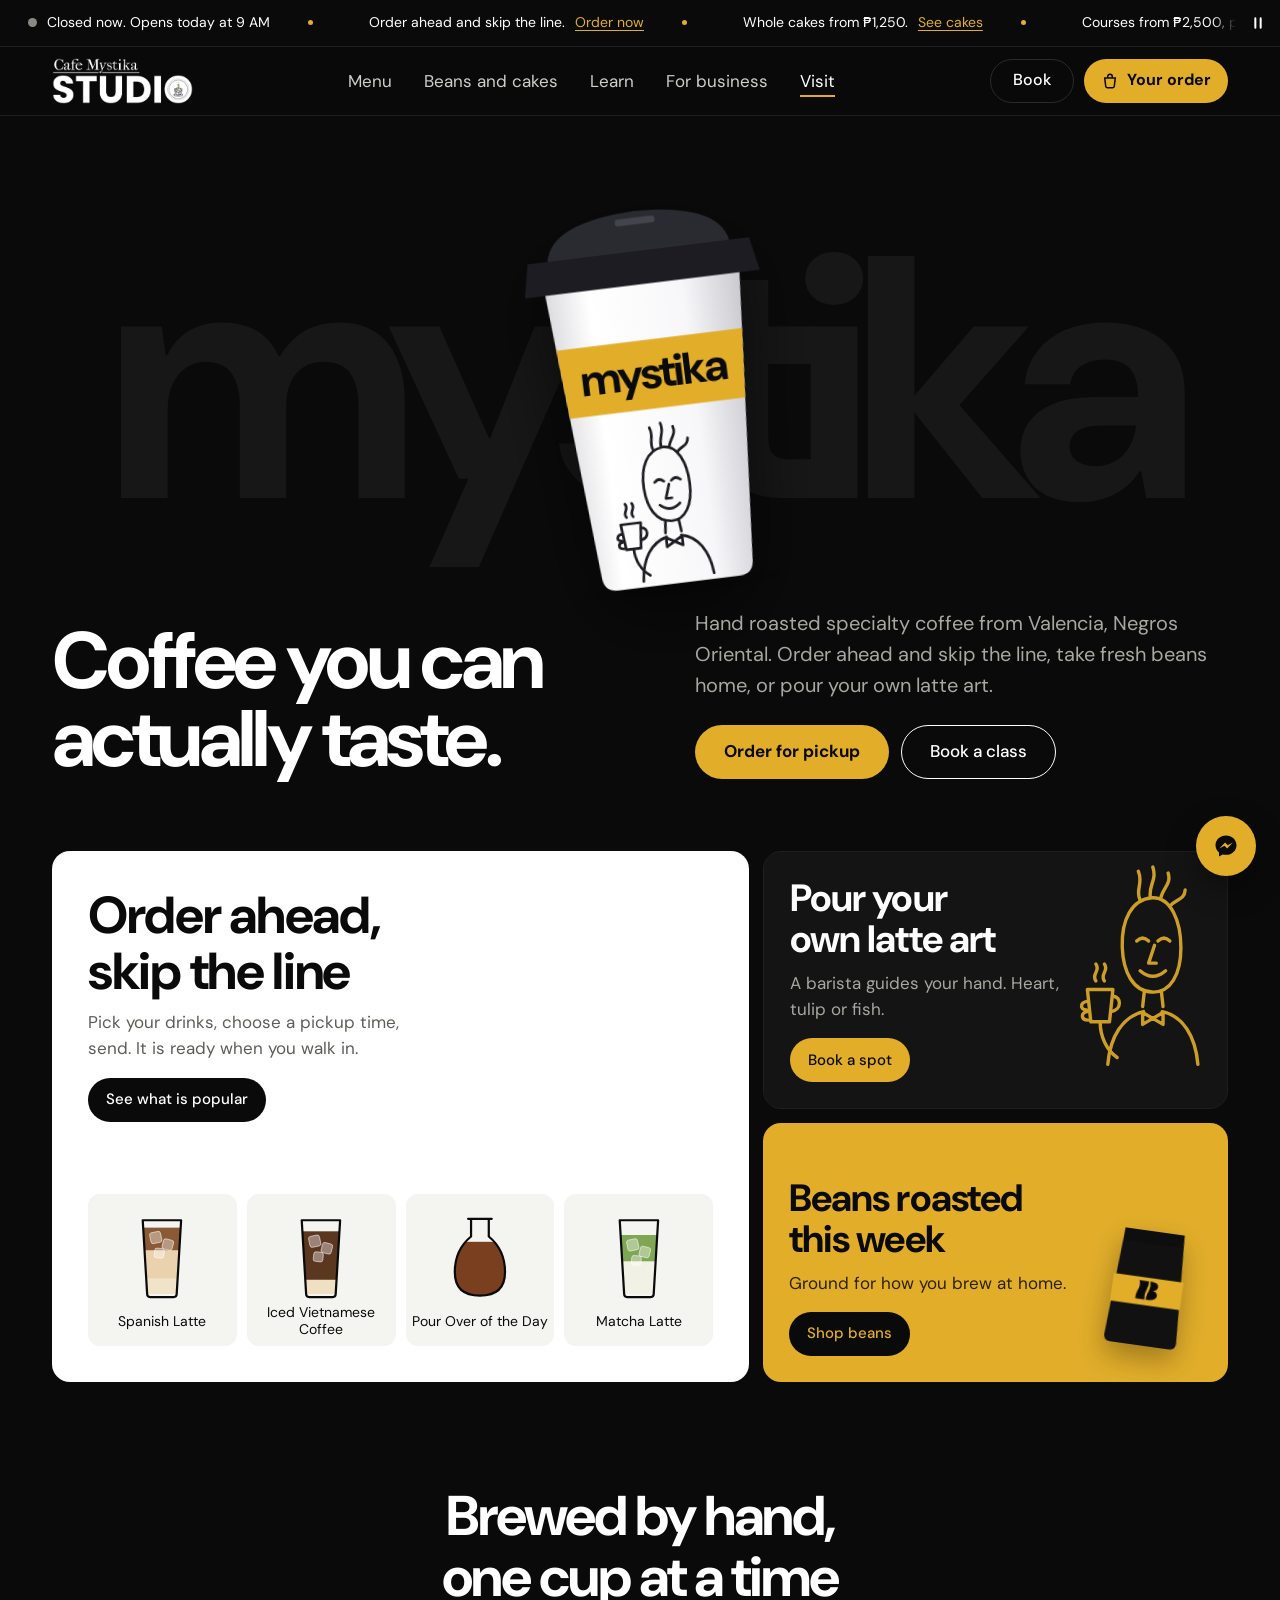
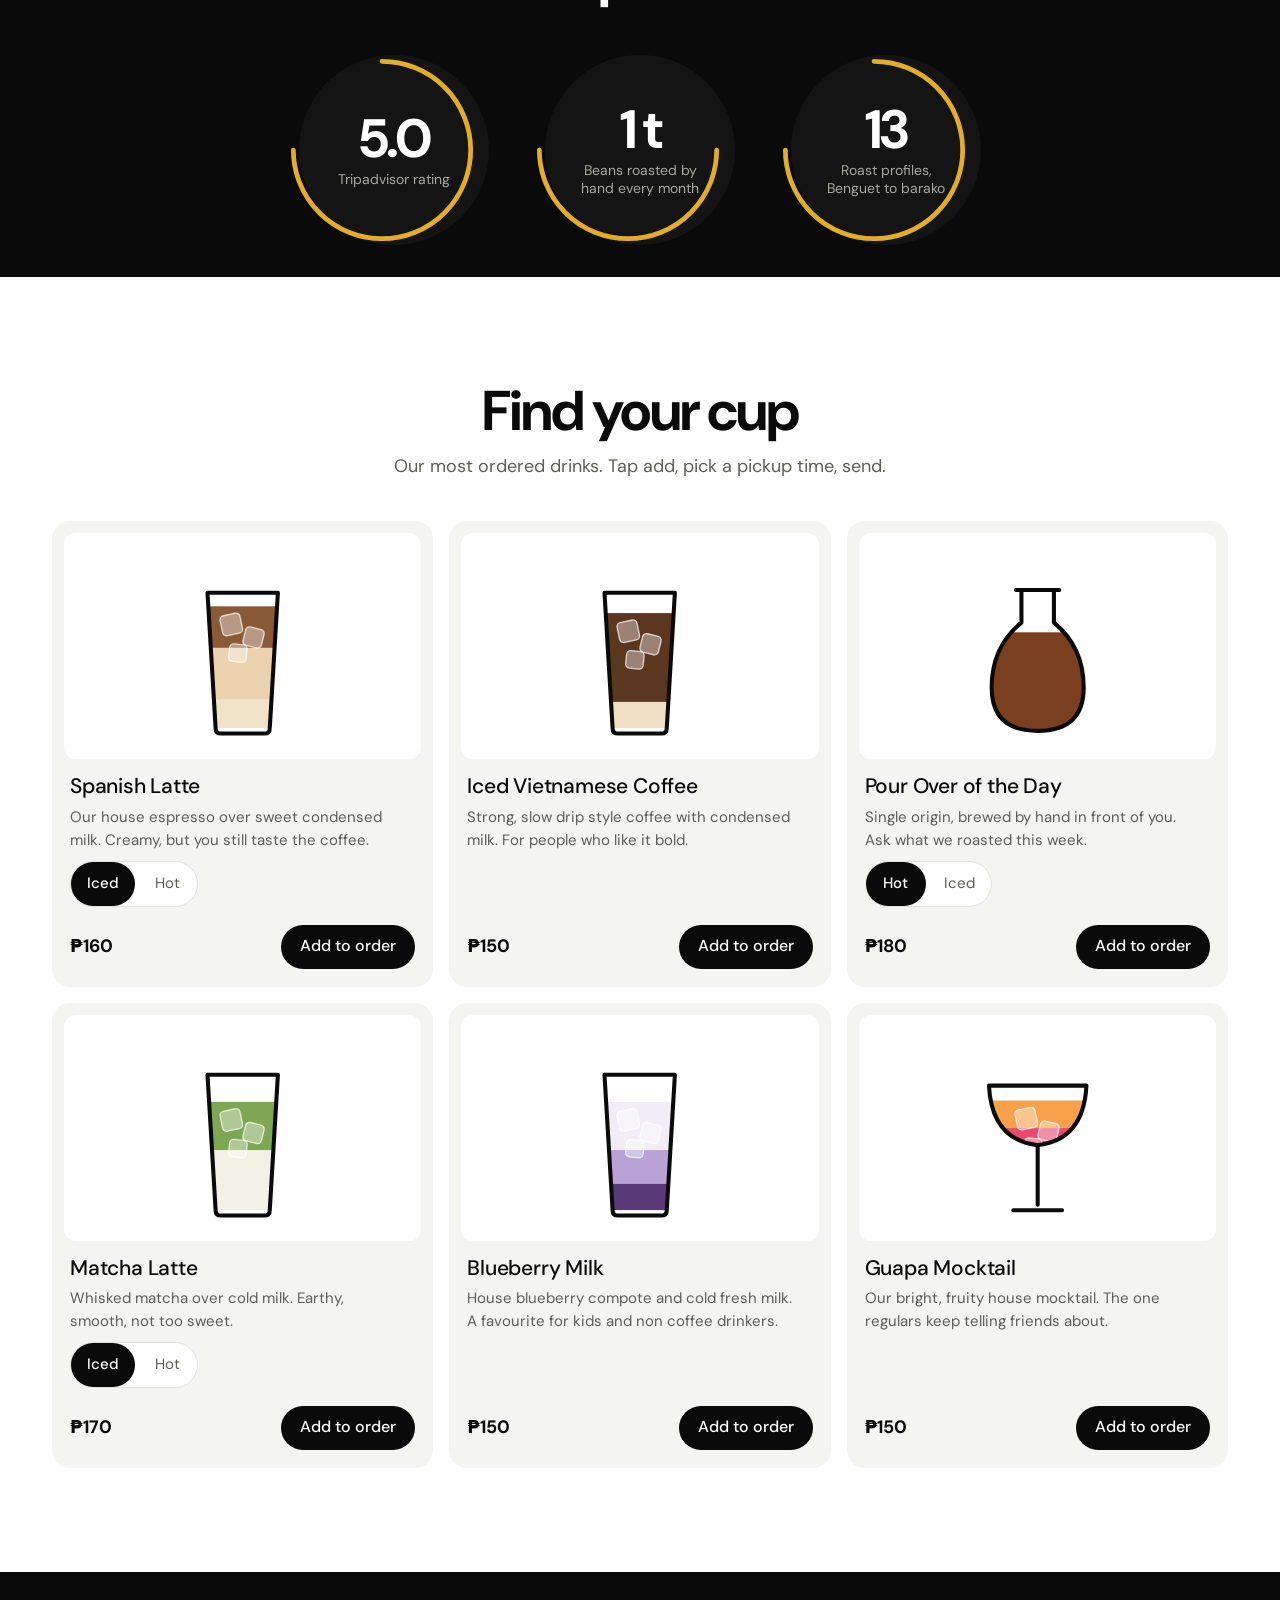
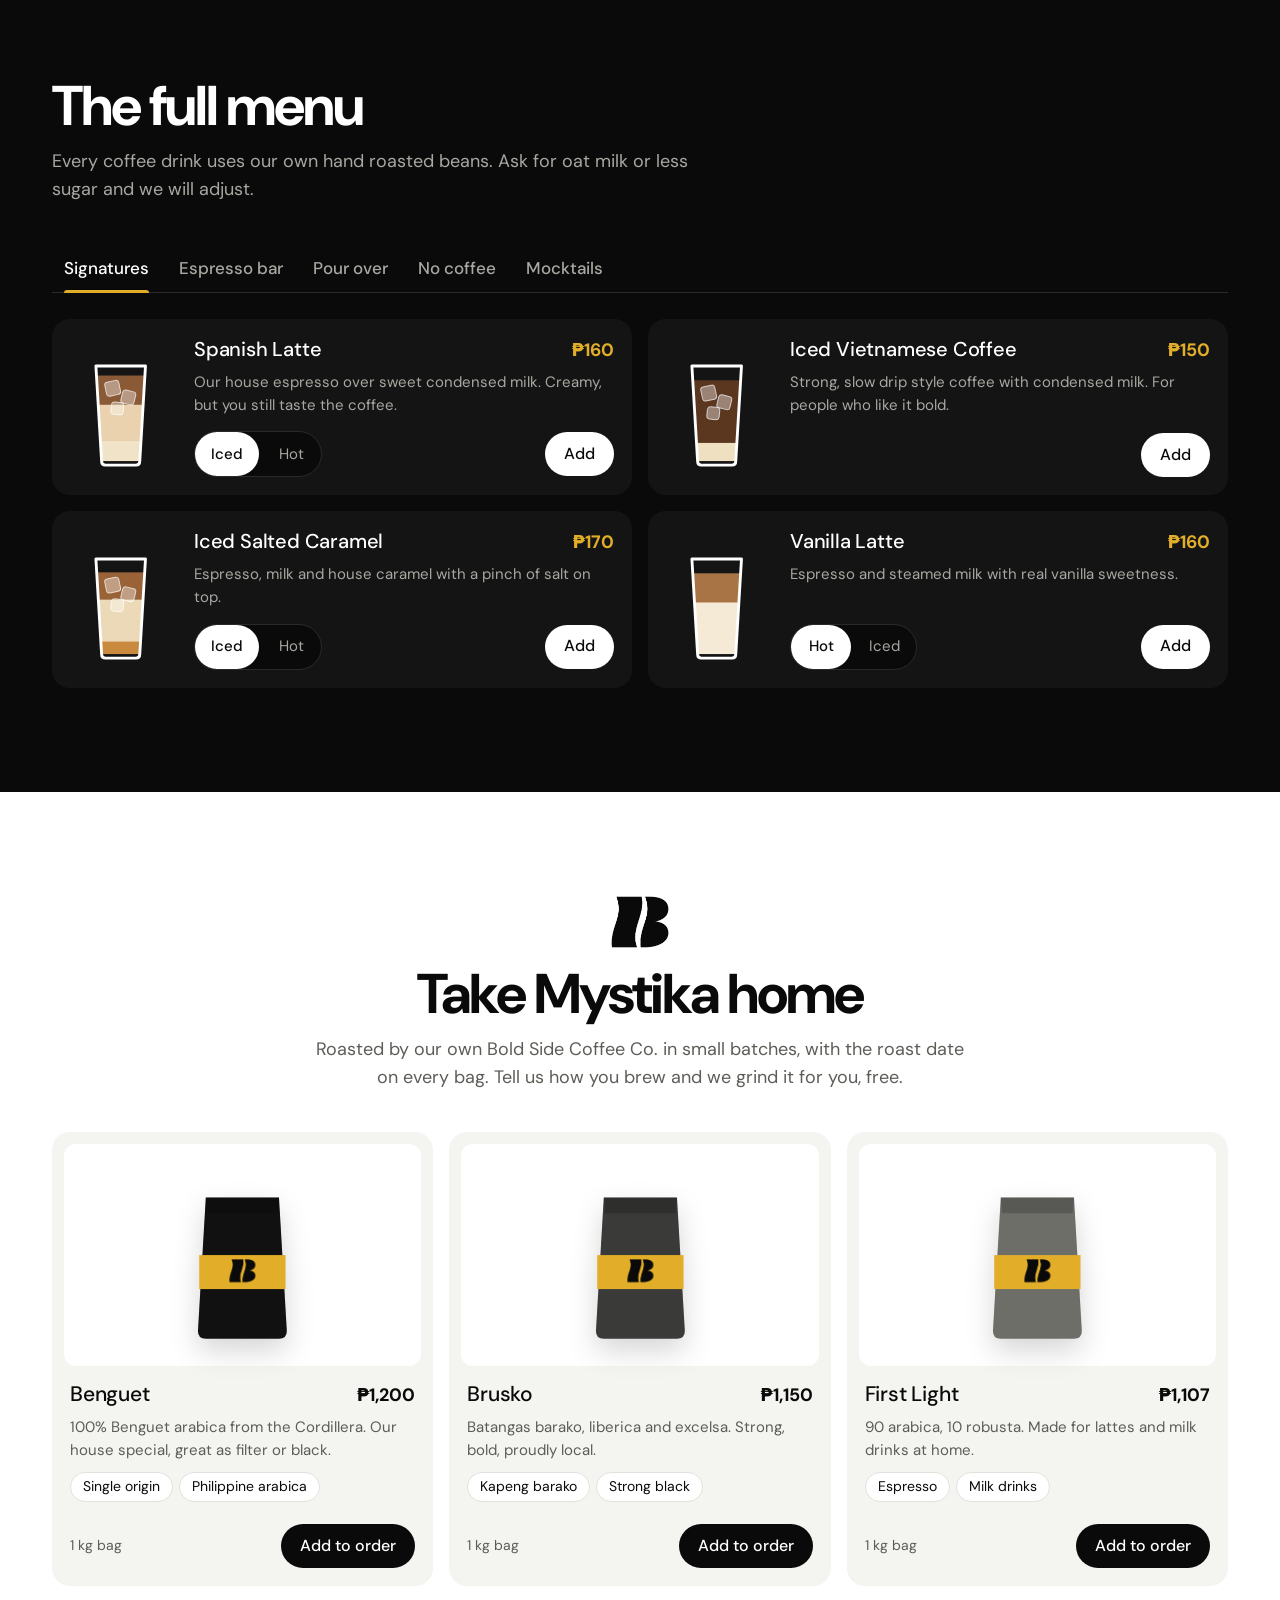
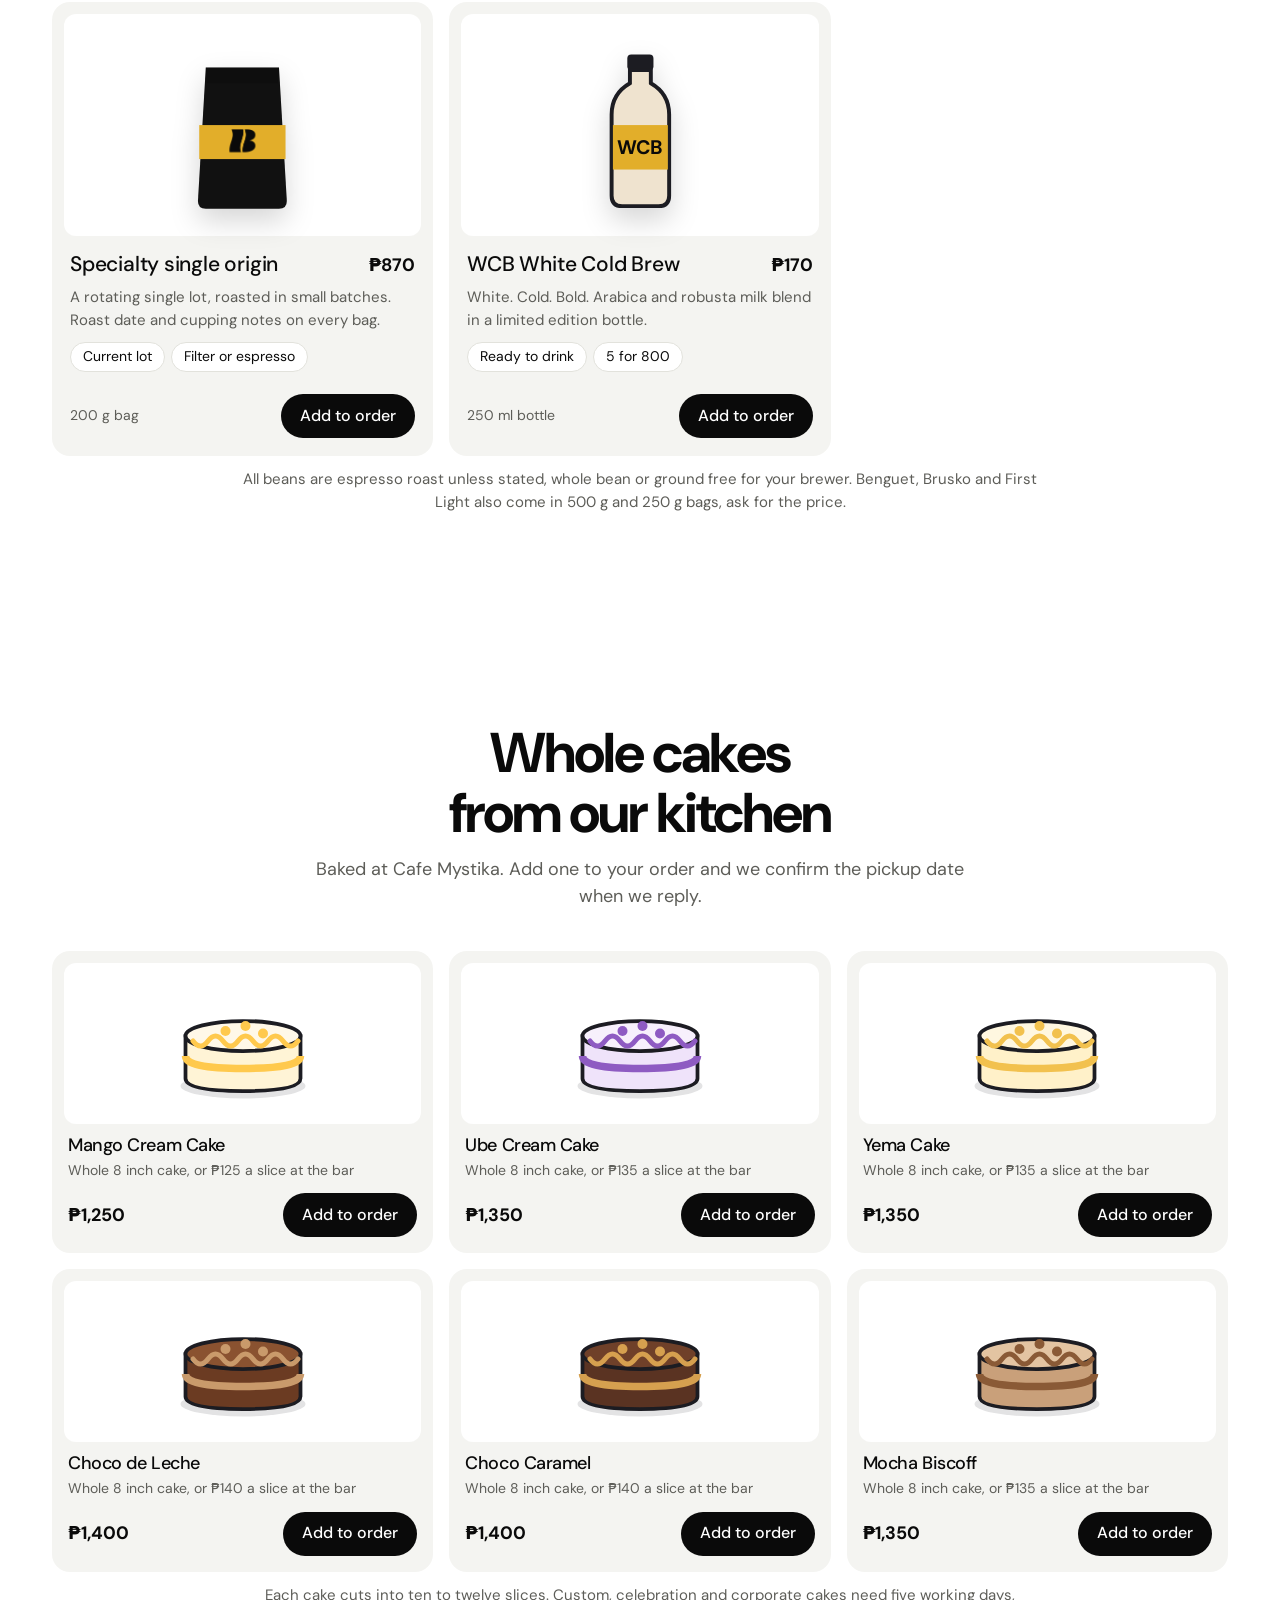
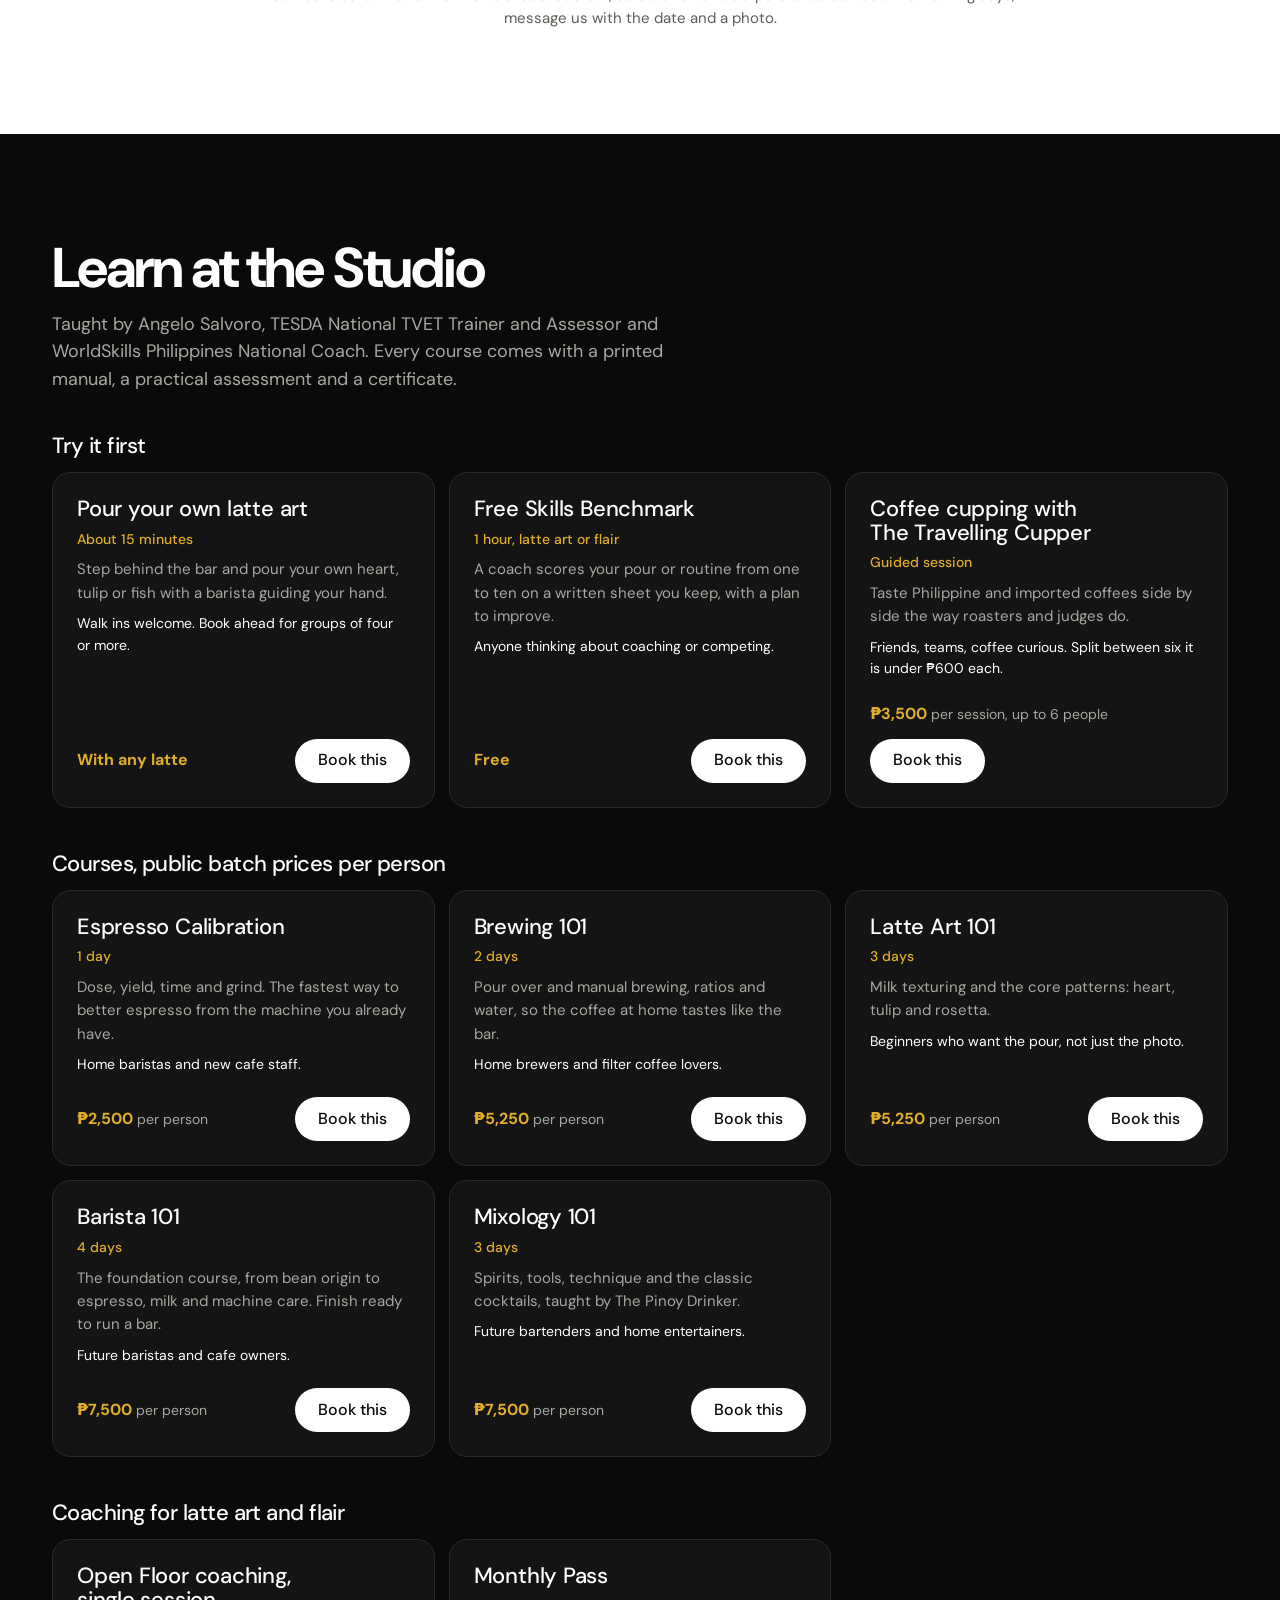
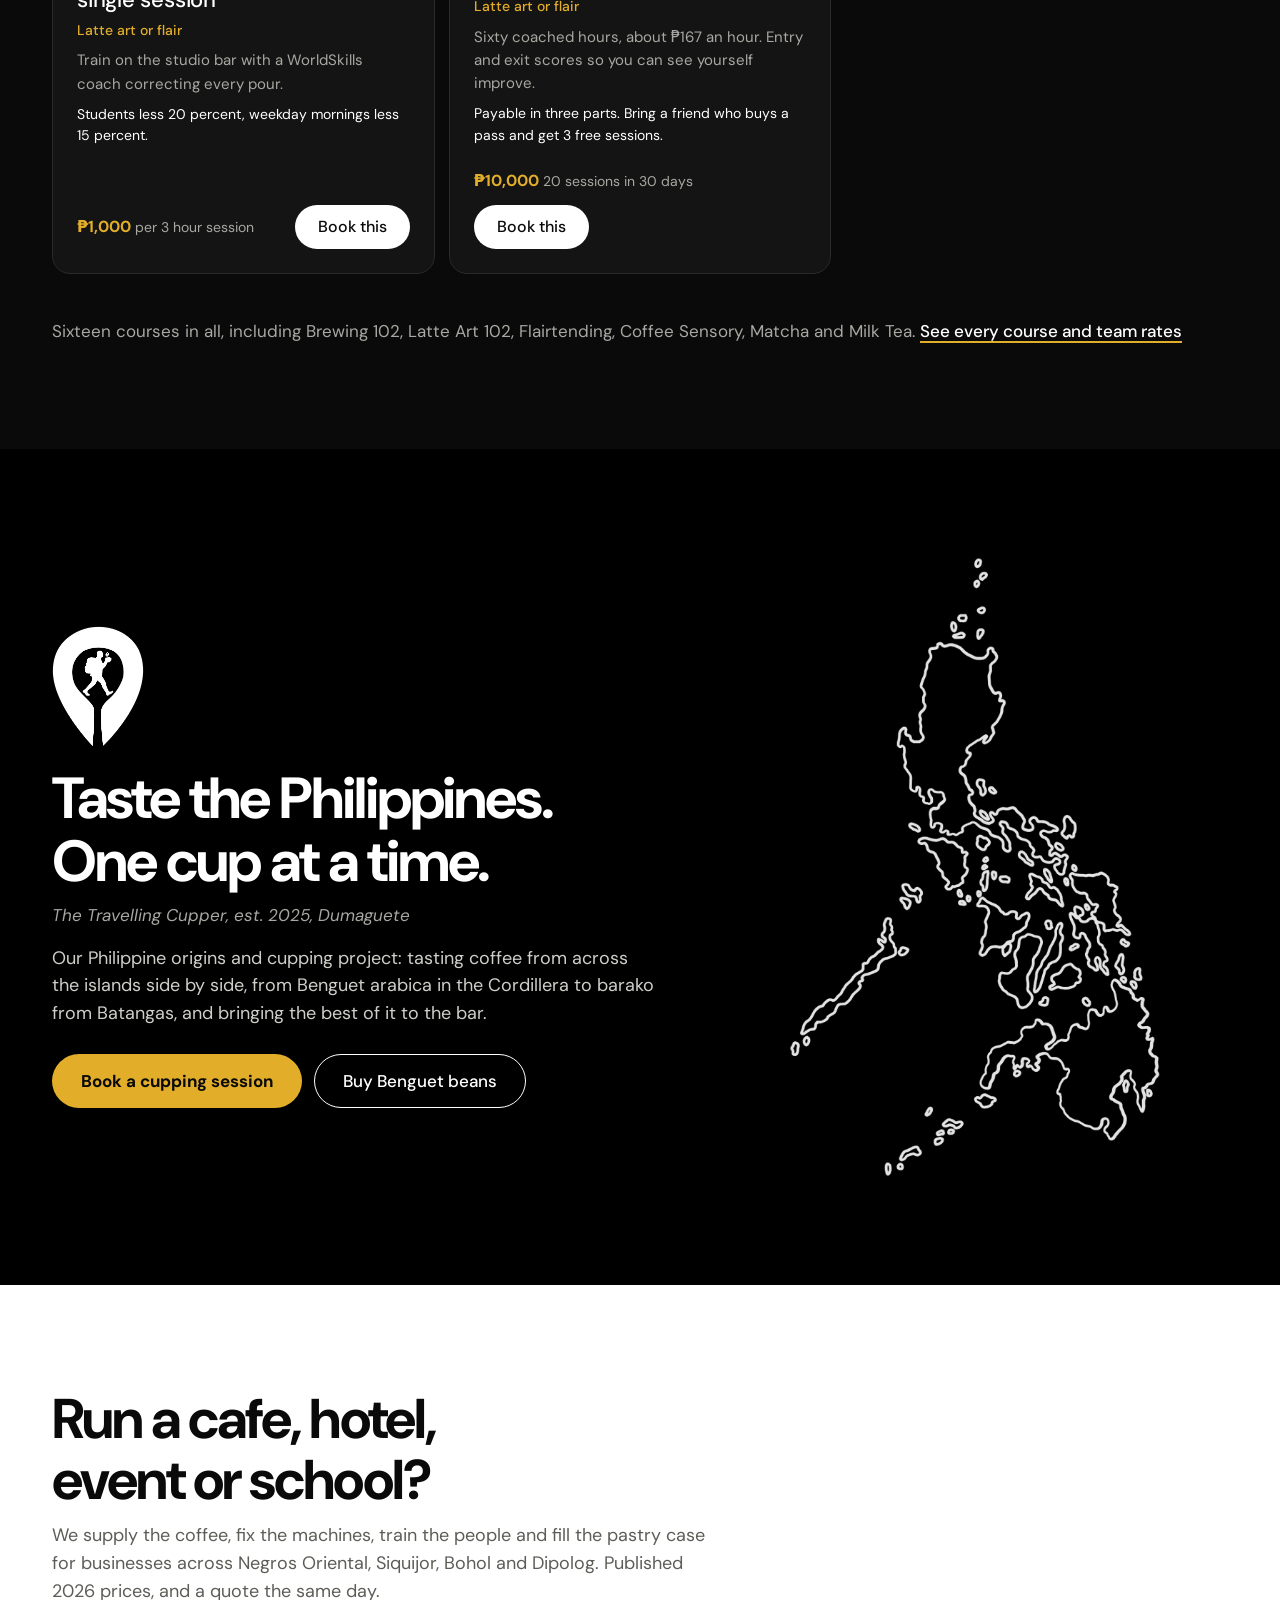
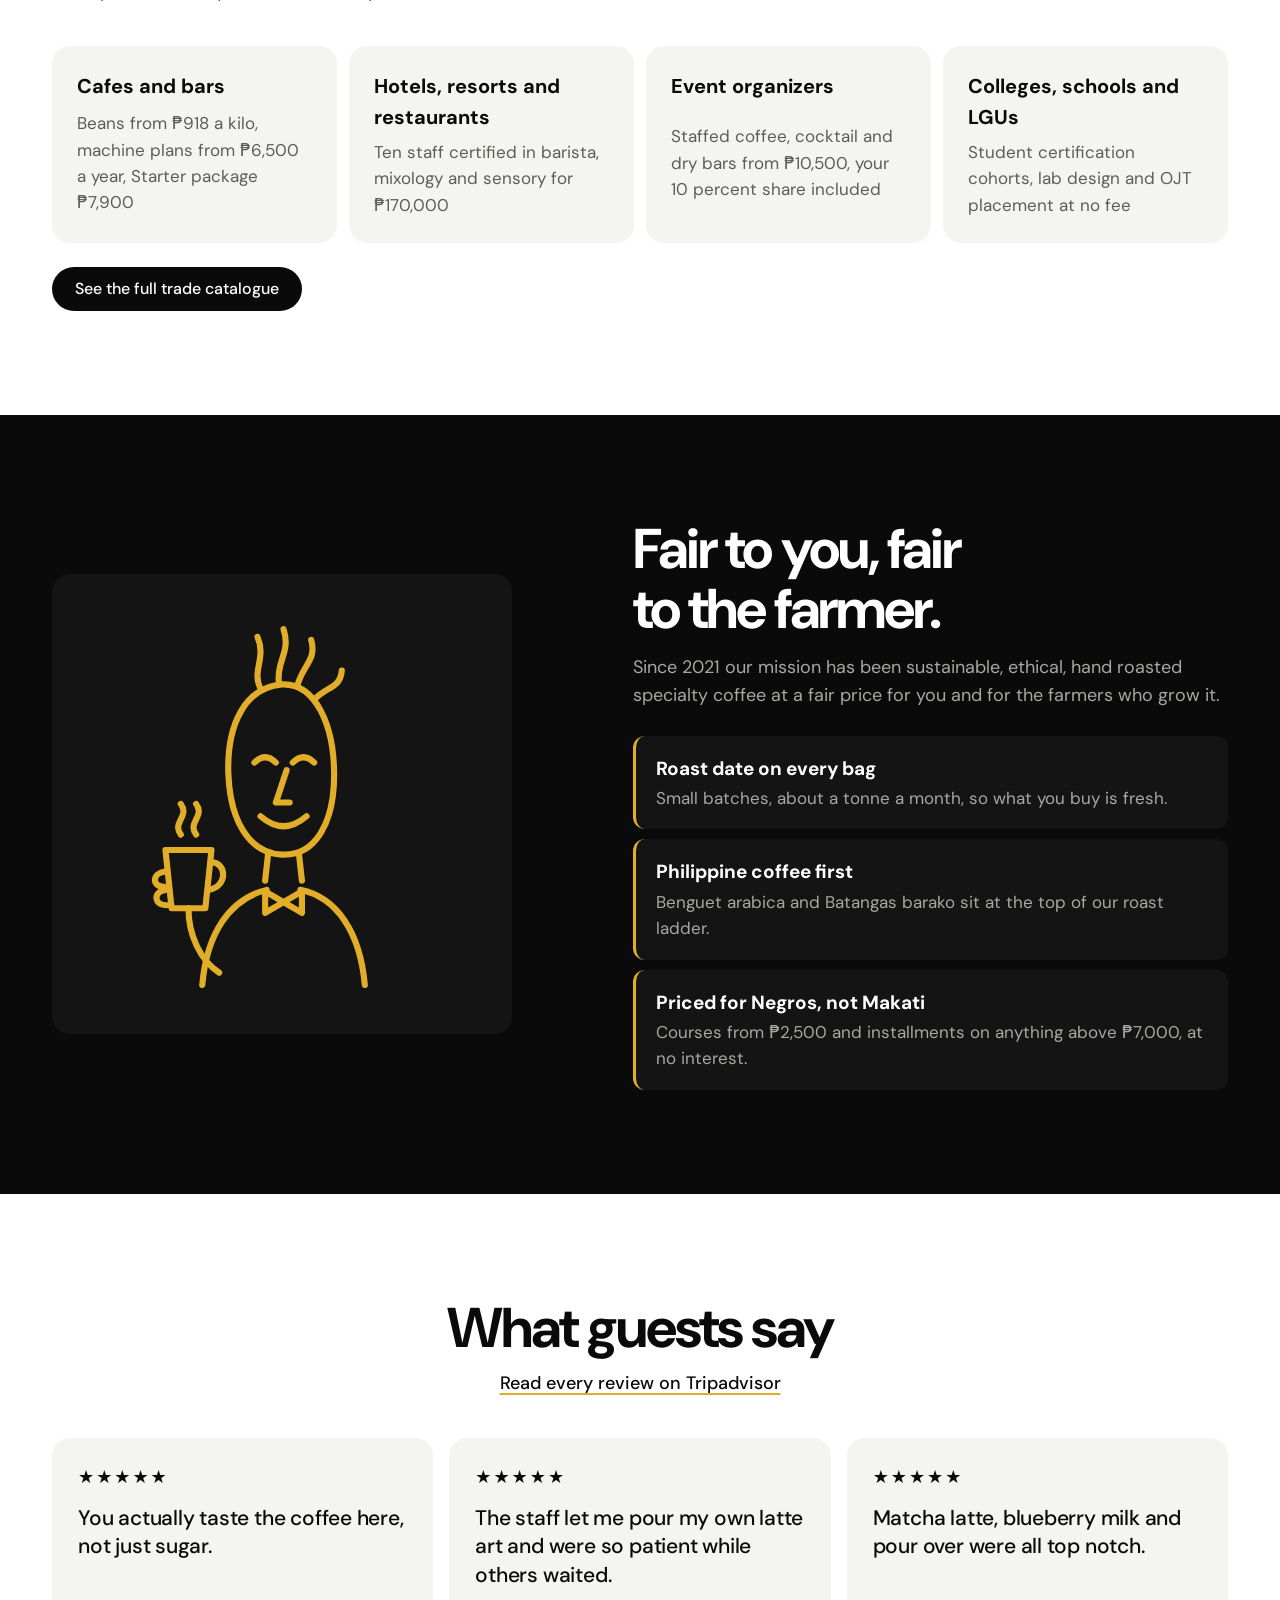
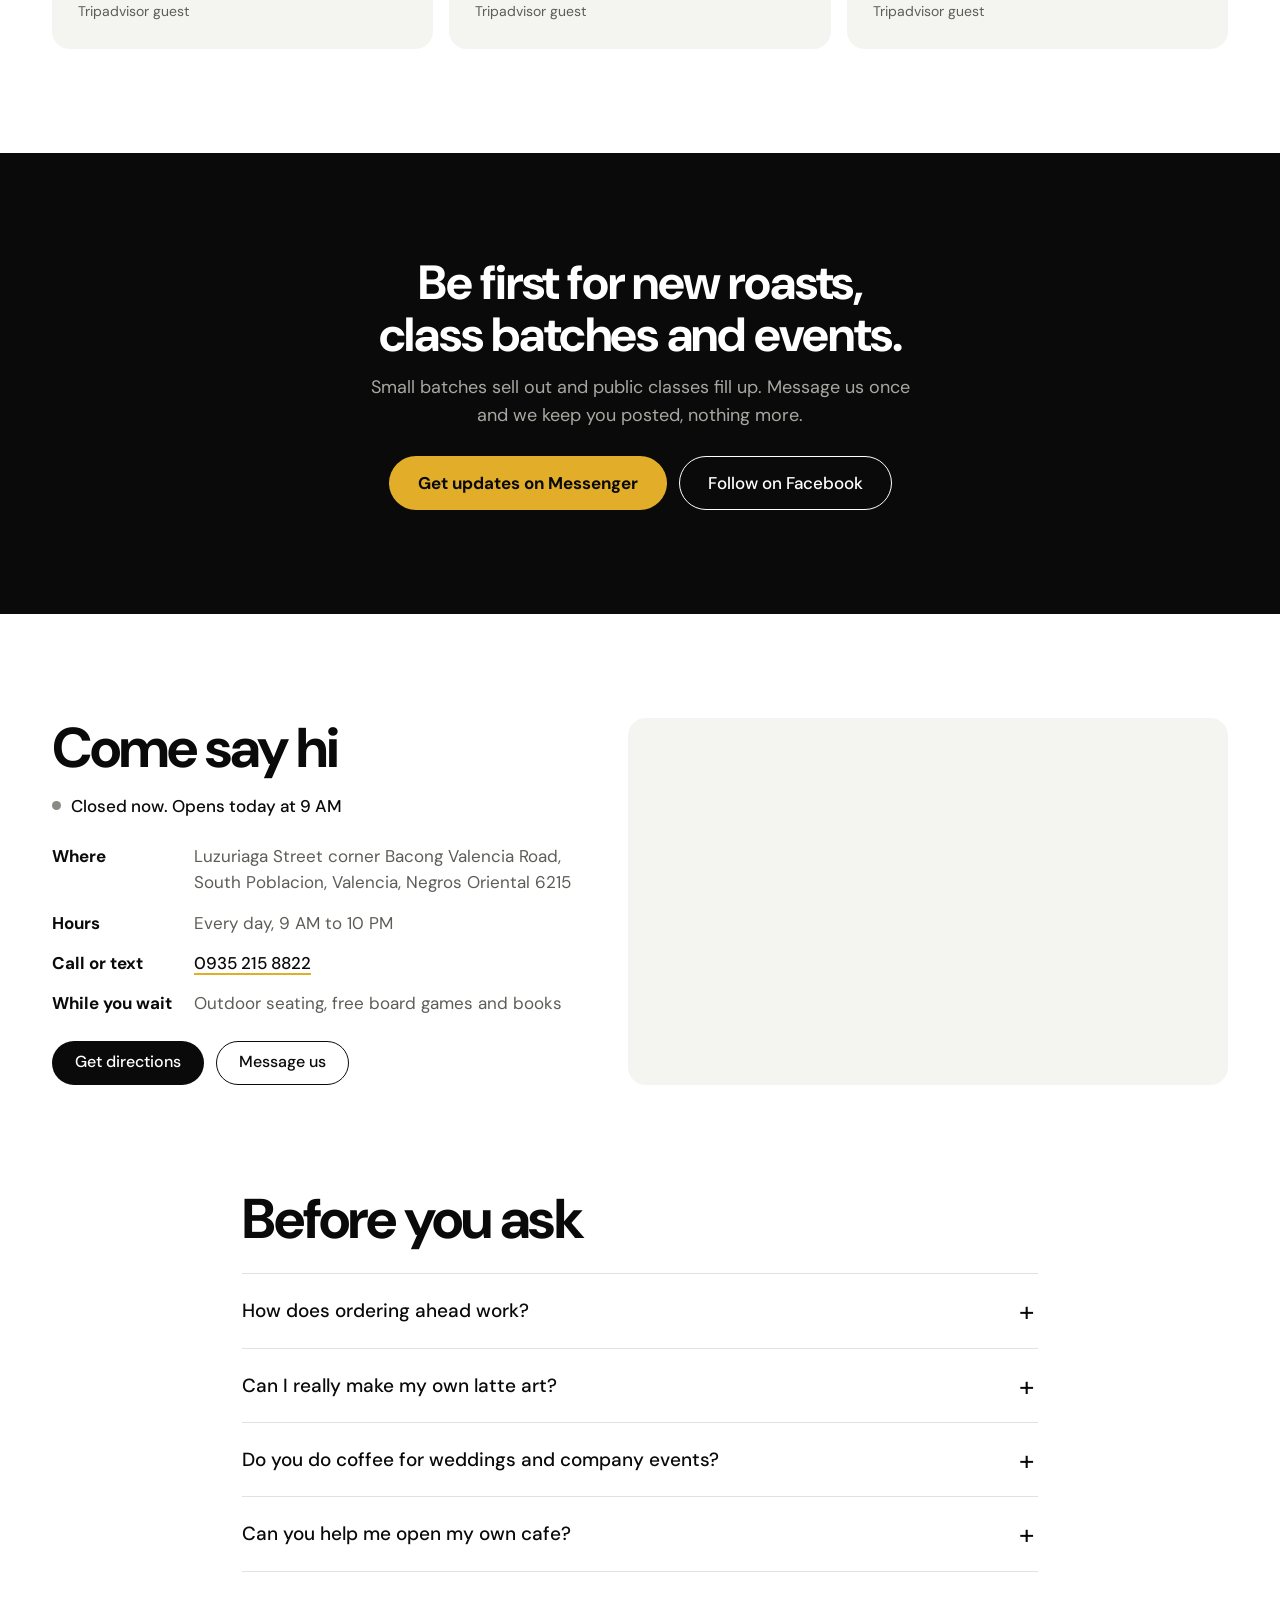
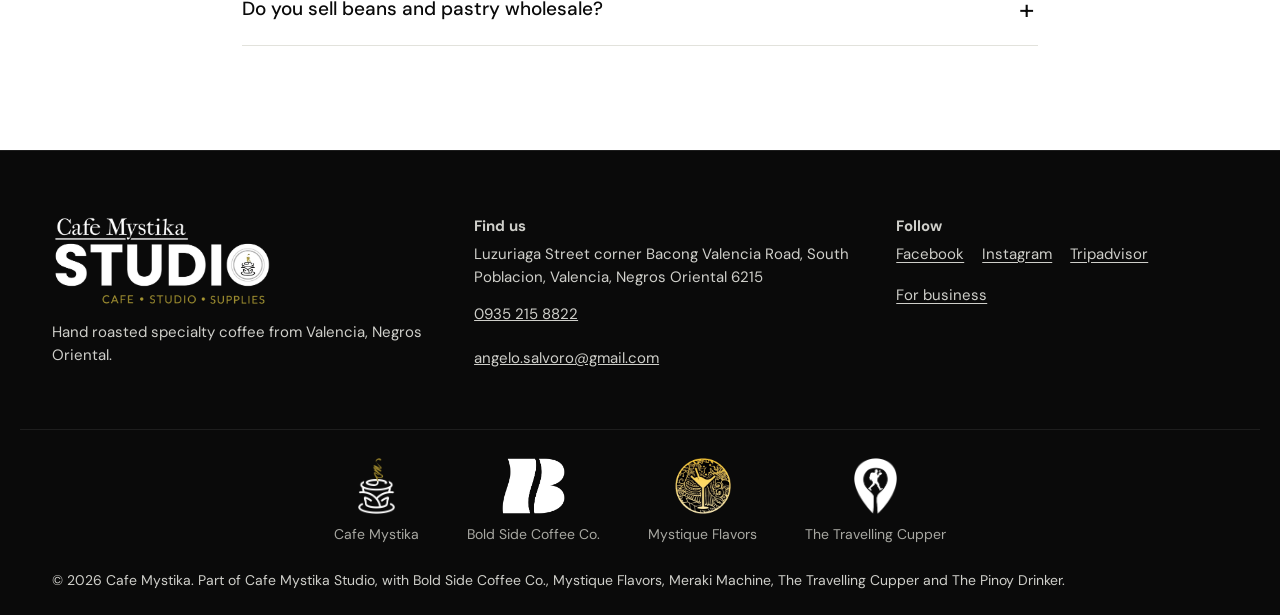
<file: index.html>
<!doctype html>
<html lang="en">
<head>
  <meta charset="utf-8">
  <meta name="viewport" content="width=device-width, initial-scale=1">
  <title>Cafe Mystika | Specialty Coffee in Valencia, Negros Oriental</title>
  <meta name="description" content="Hand roasted specialty coffee in Valencia, Negros Oriental. Order ahead for pickup, buy fresh beans, pour your own latte art, or book a brewing class, event coffee bar, machine maintenance or cafe consultation.">
  <meta name="theme-color" content="#0a0a0a">
  <link rel="canonical" href="https://www.cafemystika.com/">
  <link rel="icon" href="assets/img/favicon.png" type="image/png">
  <link rel="apple-touch-icon" href="assets/img/apple-touch-icon.png">

  <meta property="og:type" content="website">
  <meta property="og:title" content="Cafe Mystika | Coffee you can actually taste">
  <meta property="og:description" content="Hand roasted specialty coffee in Valencia, Negros Oriental. Order ahead, take beans home, or book a class.">
  <meta property="og:url" content="https://www.cafemystika.com/">
  <meta property="og:image" content="https://www.cafemystika.com/assets/img/og.png">
  <meta name="twitter:card" content="summary_large_image">

  <link rel="preconnect" href="https://fonts.googleapis.com">
  <link rel="preconnect" href="https://fonts.gstatic.com" crossorigin>
  <link href="https://fonts.googleapis.com/css2?family=DM+Sans:opsz,wght@9..40,400;9..40,500;9..40,700&display=swap" rel="stylesheet">
  <link rel="stylesheet" href="assets/css/styles.css">

  <script type="application/ld+json">
  {
    "@context": "https://schema.org",
    "@type": "CafeOrCoffeeShop",
    "name": "Cafe Mystika",
    "url": "https://www.cafemystika.com/",
    "telephone": "+639352158822",
    "email": "angelo.salvoro@gmail.com",
    "servesCuisine": "Specialty coffee",
    "founder": { "@type": "Person", "name": "Angelo Salvoro", "jobTitle": "TESDA National TVET Trainer and Assessor, WorldSkills Philippines National Coach" },
    "priceRange": "₱₱",
    "address": {
      "@type": "PostalAddress",
      "streetAddress": "Luzuriaga Street corner Bacong Valencia Road, South Poblacion",
      "addressLocality": "Valencia",
      "addressRegion": "Negros Oriental",
      "postalCode": "6215",
      "addressCountry": "PH"
    },
    "openingHoursSpecification": [{
      "@type": "OpeningHoursSpecification",
      "dayOfWeek": ["Monday","Tuesday","Wednesday","Thursday","Friday","Saturday","Sunday"],
      "opens": "09:00",
      "closes": "22:00"
    }],
    "sameAs": [
      "https://www.facebook.com/CafeMystika/",
      "https://www.instagram.com/cafemystika/"
    ]
  }
  </script>
</head>
<body>
  <!-- The Mystika barista: one line drawing reused across the page -->
  <svg width="0" height="0" style="position:absolute" aria-hidden="true">
    <symbol id="barista" viewBox="0 0 200 240">
      <g fill="none" stroke="currentColor" stroke-width="4" stroke-linecap="round" stroke-linejoin="round">
        <path d="M100 42c-24 2-36 26-35 58 1 30 13 52 35 53 22 1 34-21 34-52 0-32-12-60-34-59z"/>
        <path d="M86 45c-6-12 4-20-2-34M98 41c-2-14 8-20 3-35M110 43c3-13 13-17 9-30M121 52c8-9 17-7 18-19"/>
        <path d="M82 93q7-7 14 0M107 93q7-7 14 0"/>
        <path d="M103 98l-7 21h9"/>
        <path d="M86 128q15 13 30 0"/>
        <path d="M91 152l-2 18M111 152l2 18"/>
        <path d="M89 177l12 7-12 7zM113 177l-12 7 12 7z"/>
        <path d="M48 238c3-34 18-56 42-62M112 176c24 5 39 28 42 62"/>
        <path d="M24 150h30l-4 38H28z"/>
        <path d="M54 158c10 0 11 16-2 18"/>
        <path d="M34 140c-6-8 6-12 0-20M44 140c-6-8 6-12 0-20"/>
        <path d="M24 164c-9 1-9 10-1 10M24 176c-8 1-8 10 1 10"/>
        <path d="M39 188c0 18 8 34 20 42"/>
      </g>
    </symbol>
  </svg>

  <a class="skip" href="#main">Skip to content</a>

  <div class="statusbar" role="region" aria-label="Announcements" data-announce></div>

  <header class="site-header">
    <div class="wrap header-inner">
      <a href="#top" class="wordmark"><img src="assets/img/brand/studio-wordmark-light-compact.webp" width="369" height="120" alt="Cafe Mystika Studio"></a>
      <nav class="nav" aria-label="Main">
        <a href="#menu">Menu</a>
        <a href="#beans">Beans and cakes</a>
        <a href="#book">Learn</a>
        <a href="trade.html">For business</a>
        <a href="#visit">Visit</a>
      </nav>
      <div class="header-actions">
        <a class="btn btn-outline hide-sm" href="#book">Book</a>
        <button class="btn btn-ink cart-btn" type="button" data-open-cart aria-label="Open your order">
          <svg viewBox="0 0 24 24" width="18" height="18" aria-hidden="true"><path d="M5 8h14l-1.3 11.1a2 2 0 0 1-2 1.9H8.3a2 2 0 0 1-2-1.9L5 8zm4 0V6a3 3 0 0 1 6 0v2" fill="none" stroke="currentColor" stroke-width="2" stroke-linecap="round"/></svg>
          <span class="hide-xs">Your order</span>
          <span class="cart-count" data-cart-count>0</span>
        </button>
      </div>
    </div>
  </header>

  <main id="main">
    <!-- Hero: giant wordmark with the cup in front -->
    <section class="hero" id="top">
      <div class="hero-stage" aria-hidden="true">
        <p class="hero-word">mystika</p>
        <svg class="hero-cup" viewBox="0 0 260 380">
          <defs>
            <linearGradient id="cupShade" x1="0" x2="1">
              <stop offset="0" stop-color="#dcdce0"/>
              <stop offset=".22" stop-color="#ffffff"/>
              <stop offset=".7" stop-color="#f7f7f9"/>
              <stop offset="1" stop-color="#c9c9cf"/>
            </linearGradient>
            <clipPath id="cupBody"><path d="M42 96h176l-20 262q-1 12-13 12H75q-12 0-13-12z"/></clipPath>
          </defs>
          <ellipse cx="132" cy="372" rx="92" ry="8" fill="#000" opacity=".12"/>
          <path d="M42 96h176l-20 262q-1 12-13 12H75q-12 0-13-12z" fill="url(#cupShade)"/>
          <g clip-path="url(#cupBody)">
            <rect x="0" y="150" width="260" height="62" fill="#e2ae2a"/>
            <text x="130" y="194" text-anchor="middle" font-family="DM Sans, sans-serif" font-weight="700" font-size="40" fill="#0a0a0a" letter-spacing="-1.5">mystika</text>
            <use href="#barista" x="70" y="222" width="120" height="144" color="#1c1c22"/>
          </g>
          <path d="M30 70h200l6 30H24z" fill="#1c1c22"/>
          <path d="M48 70q6-34 82-36 76 2 82 36z" fill="#2a2a31"/>
          <rect x="112" y="40" width="36" height="6" rx="3" fill="#44444d"/>
        </svg>
      </div>
      <div class="wrap hero-copy">
        <h1>Coffee you can actually taste.</h1>
        <p class="lede">Hand roasted specialty coffee from Valencia, Negros Oriental. Order ahead and skip the line, take fresh beans home, or pour your own latte art.</p>
        <div class="hero-ctas">
          <a class="btn btn-gold btn-lg" href="#bestsellers">Order for pickup</a>
          <a class="btn btn-outline btn-lg" href="#book">Book a class</a>
        </div>
      </div>
    </section>

    <!-- Bento: the three ways to enjoy Mystika -->
    <section class="bento-wrap" aria-label="What you can do at Mystika">
      <div class="wrap bento">
        <a class="tile tile-order" href="#bestsellers">
          <div class="tile-text">
            <h2>Order ahead, skip the line</h2>
            <p>Pick your drinks, choose a pickup time, send. It is ready when you walk in.</p>
            <span class="pill">See what is popular</span>
          </div>
          <ul class="thumbs" data-bento-thumbs></ul>
        </a>
        <a class="tile tile-art" href="#book">
          <svg class="tile-barista" aria-hidden="true"><use href="#barista"/></svg>
          <div class="tile-text">
            <h2>Pour your own latte art</h2>
            <p>A barista guides your hand. Heart, tulip or fish.</p>
            <span class="pill pill-light">Book a spot</span>
          </div>
        </a>
        <a class="tile tile-beans" href="#beans">
          <div class="tile-text">
            <h2>Beans roasted this week</h2>
            <p>Ground for how you brew at home.</p>
            <span class="pill">Shop beans</span>
          </div>
          <div class="tile-bag" data-bento-bag></div>
        </a>
      </div>
    </section>

    <!-- Proof -->
    <section class="section stats-section" aria-labelledby="stats-h">
      <div class="wrap">
        <h2 id="stats-h" class="center-h">Brewed by hand, one cup at a time</h2>
        <ul class="stats">
          <li class="stat">
            <svg class="arc" viewBox="0 0 120 120" aria-hidden="true"><circle cx="60" cy="60" r="56"/><path d="M60 4a56 56 0 1 1-56 56"/></svg>
            <strong>5.0</strong><span>Tripadvisor rating</span>
          </li>
          <li class="stat">
            <svg class="arc arc-b" viewBox="0 0 120 120" aria-hidden="true"><circle cx="60" cy="60" r="56"/><path d="M4 60a56 56 0 0 0 112 0"/></svg>
            <strong>1 t</strong><span>Beans roasted by hand every month</span>
          </li>
          <li class="stat">
            <svg class="arc" viewBox="0 0 120 120" aria-hidden="true"><circle cx="60" cy="60" r="56"/><path d="M60 4a56 56 0 1 1-56 56"/></svg>
            <strong>13</strong><span>Roast profiles, Benguet to barako</span>
          </li>
        </ul>
      </div>
    </section>

    <section class="section theme-light" id="bestsellers" aria-labelledby="best-h">
      <div class="wrap">
        <div class="section-head center">
          <h2 id="best-h">Find your cup</h2>
          <p>Our most ordered drinks. Tap add, pick a pickup time, send.</p>
        </div>
        <div class="bestsellers" data-bestsellers></div>
      </div>
    </section>

    <section class="section section-menu" id="menu" aria-labelledby="menu-h">
      <div class="wrap">
        <div class="section-head">
          <h2 id="menu-h">The full menu</h2>
          <p>Every coffee drink uses our own hand roasted beans. Ask for oat milk or less sugar and we will adjust.</p>
        </div>
        <div class="tabs" role="tablist" aria-label="Menu categories" data-tabs></div>
        <div class="menu-list" data-menu></div>
      </div>
    </section>

    <section class="section theme-light" id="beans" aria-labelledby="beans-h">
      <div class="wrap">
        <div class="section-head center">
          <img class="section-logo" src="assets/img/brand/boldside-dark.webp" width="71" height="64" alt="Bold Side Coffee Co." loading="lazy">
          <h2 id="beans-h">Take Mystika home</h2>
          <p>Roasted by our own Bold Side Coffee Co. in small batches, with the roast date on every bag. Tell us how you brew and we grind it for you, free.</p>
        </div>
        <div class="beans" data-beans></div>
        <p class="footnote center-note" data-beans-note></p>
      </div>
    </section>

    <section class="section theme-light section-cakes" id="cakes" aria-labelledby="cakes-h">
      <div class="wrap">
        <div class="section-head center">
          <h2 id="cakes-h">Whole cakes from our kitchen</h2>
          <p>Baked at Cafe Mystika. Add one to your order and we confirm the pickup date when we reply.</p>
        </div>
        <div class="cakes" data-cakes></div>
        <p class="footnote center-note" data-cakes-note></p>
      </div>
    </section>

    <section class="section section-book" id="book" aria-labelledby="book-h">
      <div class="wrap">
        <div class="section-head">
          <h2 id="book-h">Learn at the Studio</h2>
          <p>Taught by Angelo Salvoro, TESDA National TVET Trainer and Assessor and WorldSkills Philippines National Coach. Every course comes with a printed manual, a practical assessment and a certificate.</p>
        </div>
        <h3 class="group-title">Try it first</h3>
        <div class="services" data-services="experience"></div>
        <h3 class="group-title">Courses, public batch prices per person</h3>
        <div class="services" data-services="course"></div>
        <h3 class="group-title">Coaching for latte art and flair</h3>
        <div class="services" data-services="coaching"></div>
        <p class="learn-more">Sixteen courses in all, including Brewing 102, Latte Art 102, Flairtending, Coffee Sensory, Matcha and Milk Tea. <a href="trade.html#training">See every course and team rates</a></p>
      </div>
    </section>

    <section class="section section-cupper" id="cupper" aria-labelledby="cupper-h">
      <div class="wrap cupper">
        <div class="cupper-copy">
          <img class="cupper-mark" src="assets/img/tc-mark-white.webp" width="148" height="192" alt="The Travelling Cupper logo: a walking cupper with a coffee bean inside a map pin shaped like a cupping spoon">
          <h2 id="cupper-h">Taste the Philippines. One cup at a time.</h2>
          <p class="cupper-est">The Travelling Cupper, est. 2025, Dumaguete</p>
          <p>Our Philippine origins and cupping project: tasting coffee from across the islands side by side, from Benguet arabica in the Cordillera to barako from Batangas, and bringing the best of it to the bar.</p>
          <div class="hero-ctas">
            <a class="btn btn-gold btn-lg" href="#book-cupping">Book a cupping session</a>
            <a class="btn btn-outline-light btn-lg" href="#beans">Buy Benguet beans</a>
          </div>
        </div>
        <div class="cupper-map">
          <img src="assets/img/tc-map-white.webp" width="532" height="880" loading="lazy" alt="Outline map of the Philippine islands">
        </div>
      </div>
    </section>

    <section class="section theme-light section-biz" id="business" aria-labelledby="biz-h">
      <div class="wrap">
        <div class="section-head">
          <h2 id="biz-h">Run a cafe, hotel, event or school?</h2>
          <p>We supply the coffee, fix the machines, train the people and fill the pastry case for businesses across Negros Oriental, Siquijor, Bohol and Dipolog. Published 2026 prices, and a quote the same day.</p>
        </div>
        <ul class="biz-doors">
          <li><a href="trade.html#for-cafes"><strong>Cafes and bars</strong><span>Beans from ₱918 a kilo, machine plans from ₱6,500 a year, Starter package ₱7,900</span></a></li>
          <li><a href="trade.html#for-hotels"><strong>Hotels, resorts and restaurants</strong><span>Ten staff certified in barista, mixology and sensory for ₱170,000</span></a></li>
          <li><a href="trade.html#for-events"><strong>Event organizers</strong><span>Staffed coffee, cocktail and dry bars from ₱10,500, your 10 percent share included</span></a></li>
          <li><a href="trade.html#for-schools"><strong>Colleges, schools and LGUs</strong><span>Student certification cohorts, lab design and OJT placement at no fee</span></a></li>
        </ul>
        <p class="learn-more"><a class="btn btn-ink" href="trade.html">See the full trade catalogue</a></p>
      </div>
    </section>

    <section class="section" id="mission" aria-labelledby="mission-h">
      <div class="wrap mission">
        <div class="mission-art" aria-hidden="true"><svg><use href="#barista"/></svg></div>
        <div class="mission-copy">
          <h2 id="mission-h">Fair to you, fair to the farmer.</h2>
          <p>Since 2021 our mission has been sustainable, ethical, hand roasted specialty coffee at a fair price for you and for the farmers who grow it.</p>
          <ul class="offers" data-offers></ul>
        </div>
      </div>
    </section>

    <section class="section theme-light section-reviews" id="reviews" aria-labelledby="reviews-h">
      <div class="wrap">
        <div class="section-head center">
          <h2 id="reviews-h">What guests say</h2>
          <p><a data-link="tripadvisor" href="#" target="_blank" rel="noopener">Read every review on Tripadvisor</a></p>
        </div>
        <div class="reviews" data-reviews></div>
      </div>
    </section>

    <section class="section join" id="join" aria-labelledby="join-h">
      <div class="wrap">
        <h2 id="join-h">Be first for new roasts, class batches and events.</h2>
        <p>Small batches sell out and public classes fill up. Message us once and we keep you posted, nothing more.</p>
        <div class="hero-ctas">
          <a class="btn btn-gold btn-lg" data-link="messenger" href="#" target="_blank" rel="noopener">Get updates on Messenger</a>
          <a class="btn btn-outline-light btn-lg" data-link="facebook" href="#" target="_blank" rel="noopener">Follow on Facebook</a>
        </div>
      </div>
    </section>

    <section class="section theme-light" id="visit" aria-labelledby="visit-h">
      <div class="wrap visit-grid">
        <div class="visit-info">
          <h2 id="visit-h">Come say hi</h2>
          <p class="visit-status"><span class="status-dot" data-open-dot aria-hidden="true"></span> <span data-open-text>Open daily 9 AM to 10 PM</span></p>
          <dl class="facts">
            <div><dt>Where</dt><dd data-address></dd></div>
            <div><dt>Hours</dt><dd>Every day, 9 AM to 10 PM</dd></div>
            <div><dt>Call or text</dt><dd><a data-link="tel" href="#" data-phone-display></a></dd></div>
            <div><dt>While you wait</dt><dd>Outdoor seating, free board games and books</dd></div>
          </dl>
          <div class="visit-ctas">
            <a class="btn btn-ink" data-link="directions" href="#" target="_blank" rel="noopener">Get directions</a>
            <a class="btn btn-outline" data-link="messenger" href="#" target="_blank" rel="noopener">Message us</a>
          </div>
        </div>
        <div class="map">
          <iframe title="Map to Cafe Mystika" loading="lazy" referrerpolicy="no-referrer-when-downgrade" data-map></iframe>
        </div>
      </div>
    </section>

    <section class="section theme-light section-faq" id="faq" aria-labelledby="faq-h">
      <div class="wrap faq-wrap">
        <h2 id="faq-h">Before you ask</h2>
        <div class="faq">
          <details>
            <summary>How does ordering ahead work?</summary>
            <p>Add drinks or beans to your order, choose a pickup time and send it to us by text or Messenger. We confirm right away and have it ready when you arrive. You pay at the counter.</p>
          </details>
          <details>
            <summary>Can I really make my own latte art?</summary>
            <p>Yes. Order any latte and ask the barista. They will guide your hand. Groups of four or more, please book ahead so we can give you the bar.</p>
          </details>
          <details>
            <summary>Do you do coffee for weddings and company events?</summary>
            <p>Yes. Mystique Flavors and Cafe Mystika Mobile bring a staffed coffee, cocktail or dry bar, from ₱10,500 for up to 30 guests. <a href="trade.html#events">See every package</a>, or text the date, venue and guest count for a quote the same day.</p>
          </details>
          <details>
            <summary>Can you help me open my own cafe?</summary>
            <p>Yes. Start with a Diagnostic Day for ₱7,500, or go straight to Cafe Setup and Launch. The Opening package bundles training, a costed menu, machine setup and your first beans for ₱55,000. <a href="trade.html#consultancy">See consultancy</a></p>
          </details>
          <details>
            <summary>Do you sell beans and pastry wholesale?</summary>
            <p>Yes. Thirteen roast profiles by the kilo with volume bands, plus muffins, bars, cookies and whole cakes on standing weekly orders. <a href="trade.html#coffee">See trade prices</a></p>
          </details>
        </div>
      </div>
    </section>
  </main>

  <footer class="site-footer">
    <div class="wrap footer-grid">
      <div>
        <img class="footer-logo" src="assets/img/brand/studio-wordmark-light.webp" width="640" height="267" alt="Cafe Mystika Studio" loading="lazy">
        <p>Hand roasted specialty coffee from Valencia, Negros Oriental.</p>
      </div>
      <div>
        <p class="footer-h">Find us</p>
        <p data-address></p>
        <p class="footer-contact"><a data-link="tel" href="#" data-phone-display></a><a data-link="email" href="#" data-email-display></a></p>
      </div>
      <div>
        <p class="footer-h">Follow</p>
        <p class="footer-links">
          <a data-link="facebook" href="#" target="_blank" rel="noopener">Facebook</a>
          <a data-link="instagram" href="#" target="_blank" rel="noopener">Instagram</a>
          <a data-link="tripadvisor" href="#" target="_blank" rel="noopener">Tripadvisor</a>
          <a href="trade.html">For business</a>
        </p>
      </div>
    </div>
    <ul class="brand-row" aria-label="Our brands">
      <li><img src="assets/img/brand/mystika-mark-light.webp" width="42" height="64" alt="" loading="lazy"><span>Cafe Mystika</span></li>
      <li><img src="assets/img/brand/boldside-light.webp" width="71" height="64" alt="" loading="lazy"><span>Bold Side Coffee Co.</span></li>
      <li><img src="assets/img/brand/mixology-badge.webp" width="64" height="64" alt="" loading="lazy"><span>Mystique Flavors</span></li>
      <li><img src="assets/img/tc-mark-white.webp" width="49" height="64" alt="" loading="lazy"><span>The Travelling Cupper</span></li>
    </ul>
    <p class="wrap copyright">© <span data-year></span> Cafe Mystika. Part of Cafe Mystika Studio, with Bold Side Coffee Co., Mystique Flavors, Meraki Machine, The Travelling Cupper and The Pinoy Drinker.</p>
  </footer>

  <!-- Mobile action bar -->
  <nav class="actionbar" aria-label="Quick actions">
    <a data-link="tel" href="#">Call</a>
    <a href="#book">Book</a>
    <button type="button" data-open-cart>Order <span class="cart-count" data-cart-count>0</span></button>
  </nav>

  <!-- Cart drawer -->
  <div class="drawer" data-cart hidden>
    <div class="drawer-backdrop" data-close-cart></div>
    <div class="drawer-panel" role="dialog" aria-modal="true" aria-labelledby="cart-h">
      <div class="drawer-head">
        <h2 id="cart-h">Your order</h2>
        <button class="icon-btn" type="button" data-close-cart aria-label="Close your order">
          <svg viewBox="0 0 24 24" width="22" height="22" aria-hidden="true"><path d="M6 6l12 12M18 6L6 18" stroke="currentColor" stroke-width="2" stroke-linecap="round"/></svg>
        </button>
      </div>
      <div class="drawer-body">
        <ul class="cart-lines" data-cart-lines></ul>
        <div class="cart-empty" data-cart-empty>
          <svg class="empty-barista" aria-hidden="true"><use href="#barista"/></svg>
          <p>Your order is empty. Add a drink to get started.</p>
          <a class="btn btn-ink" href="#bestsellers" data-close-cart>See popular drinks</a>
        </div>
        <form class="cart-form" data-cart-form novalidate>
          <div class="field">
            <label for="c-name">Your name</label>
            <input id="c-name" name="name" autocomplete="given-name" required aria-describedby="c-name-err">
            <p class="field-error" id="c-name-err" hidden></p>
          </div>
          <div class="field">
            <label for="c-time">Pickup time</label>
            <select id="c-time" name="time" required data-pickup-times aria-describedby="c-time-err"></select>
            <p class="field-error" id="c-time-err" hidden></p>
          </div>
          <div class="field">
            <label for="c-notes">Notes <span class="optional">(optional)</span></label>
            <input id="c-notes" name="notes" placeholder="Less sweet, oat milk, grind for moka pot">
          </div>
        </form>
      </div>
      <div class="drawer-foot" data-cart-foot>
        <div class="total-row"><span>Total</span><strong data-cart-total>₱0</strong></div>
        <p class="pay-note">Pay when you pick up. We reply to confirm.</p>
        <div class="send-row">
          <button class="btn btn-ink btn-block" type="button" data-send="sms">Send order by text</button>
          <button class="btn btn-outline btn-block" type="button" data-send="messenger">Send on Messenger</button>
        </div>
      </div>
    </div>
  </div>

  <!-- Booking dialog -->
  <dialog class="booking" data-booking aria-labelledby="book-dialog-h">
    <form method="dialog" class="booking-form" data-booking-form novalidate>
      <div class="drawer-head">
        <h2 id="book-dialog-h">Book <span data-booking-title></span></h2>
        <button class="icon-btn" value="cancel" formnovalidate aria-label="Close booking">
          <svg viewBox="0 0 24 24" width="22" height="22" aria-hidden="true"><path d="M6 6l12 12M18 6L6 18" stroke="currentColor" stroke-width="2" stroke-linecap="round"/></svg>
        </button>
      </div>
      <div class="booking-body">
        <div class="field">
          <label for="b-service">What would you like to book?</label>
          <select id="b-service" name="service" data-booking-services></select>
        </div>
        <div class="field-row">
          <div class="field">
            <label for="b-date">Preferred date</label>
            <input id="b-date" name="date" type="date" required aria-describedby="b-date-err">
            <p class="field-error" id="b-date-err" hidden></p>
          </div>
          <div class="field">
            <label for="b-pax">People</label>
            <input id="b-pax" name="pax" type="number" min="1" value="1" inputmode="numeric" required aria-describedby="b-pax-err">
            <p class="field-error" id="b-pax-err" hidden></p>
          </div>
        </div>
        <div class="field-row">
          <div class="field">
            <label for="b-name">Your name</label>
            <input id="b-name" name="name" autocomplete="name" required aria-describedby="b-name-err">
            <p class="field-error" id="b-name-err" hidden></p>
          </div>
          <div class="field">
            <label for="b-phone">Mobile number</label>
            <input id="b-phone" name="phone" type="tel" autocomplete="tel" inputmode="tel" required aria-describedby="b-phone-hint b-phone-err">
            <p class="field-hint" id="b-phone-hint">11 digits, like 0917 123 4567</p>
            <p class="field-error" id="b-phone-err" hidden></p>
          </div>
        </div>
        <div class="field">
          <label for="b-notes">Anything we should know? <span class="optional">(optional)</span></label>
          <textarea id="b-notes" name="notes" rows="3" placeholder="Venue, event type, machine brand, your cafe idea"></textarea>
        </div>
      </div>
      <div class="drawer-foot">
        <p class="pay-note">No payment now. We reply within the day to confirm your slot.</p>
        <div class="send-row">
          <button class="btn btn-ink btn-block" type="button" data-book-send="sms">Send request by text</button>
          <button class="btn btn-outline btn-block" type="button" data-book-send="messenger">Send on Messenger</button>
        </div>
      </div>
    </form>
  </dialog>

  <dialog class="exit-offer" data-exit aria-labelledby="exit-h">
    <div class="exit-inner" tabindex="-1" autofocus>
      <button class="icon-btn" type="button" data-exit-close aria-label="Close offer">
        <svg viewBox="0 0 24 24" width="22" height="22" aria-hidden="true"><path d="M6 6l12 12M18 6L6 18" stroke="currentColor" stroke-width="2" stroke-linecap="round"/></svg>
      </button>
      <p class="exit-kicker" data-exit-kicker></p>
      <h2 id="exit-h" data-exit-headline></h2>
      <p data-exit-text></p>
      <div class="code-box"><output data-exit-code></output><button class="btn" type="button" data-exit-copy>Copy code</button></div>
      <button class="btn btn-gold btn-lg btn-block" type="button" data-exit-use>Use it on my order</button>
      <p class="exit-fine" data-exit-fine></p>
    </div>
  </dialog>

  <aside aria-label="Chat">
    <a class="float-chat" data-link="messenger" href="#" target="_blank" rel="noopener" aria-label="Chat with us on Messenger">
      <svg viewBox="0 0 24 24" width="28" height="28" aria-hidden="true"><path d="M12 3C6.9 3 3 6.7 3 11.3c0 2.5 1.1 4.7 3 6.2V21l3.2-1.8c.9.2 1.8.4 2.8.4 5.1 0 9-3.7 9-8.3S17.1 3 12 3zm1 11.2-2.3-2.4-4.4 2.4 4.9-5.2 2.3 2.4 4.4-2.4z" fill="currentColor"/></svg>
    </a>
  </aside>
  <div class="toast" data-toast role="status" aria-live="polite"></div>

  <script src="assets/js/core.js"></script>
  <script src="assets/js/catalog.js"></script>
  <script src="assets/js/app.js"></script>
</body>
</html>
</file>
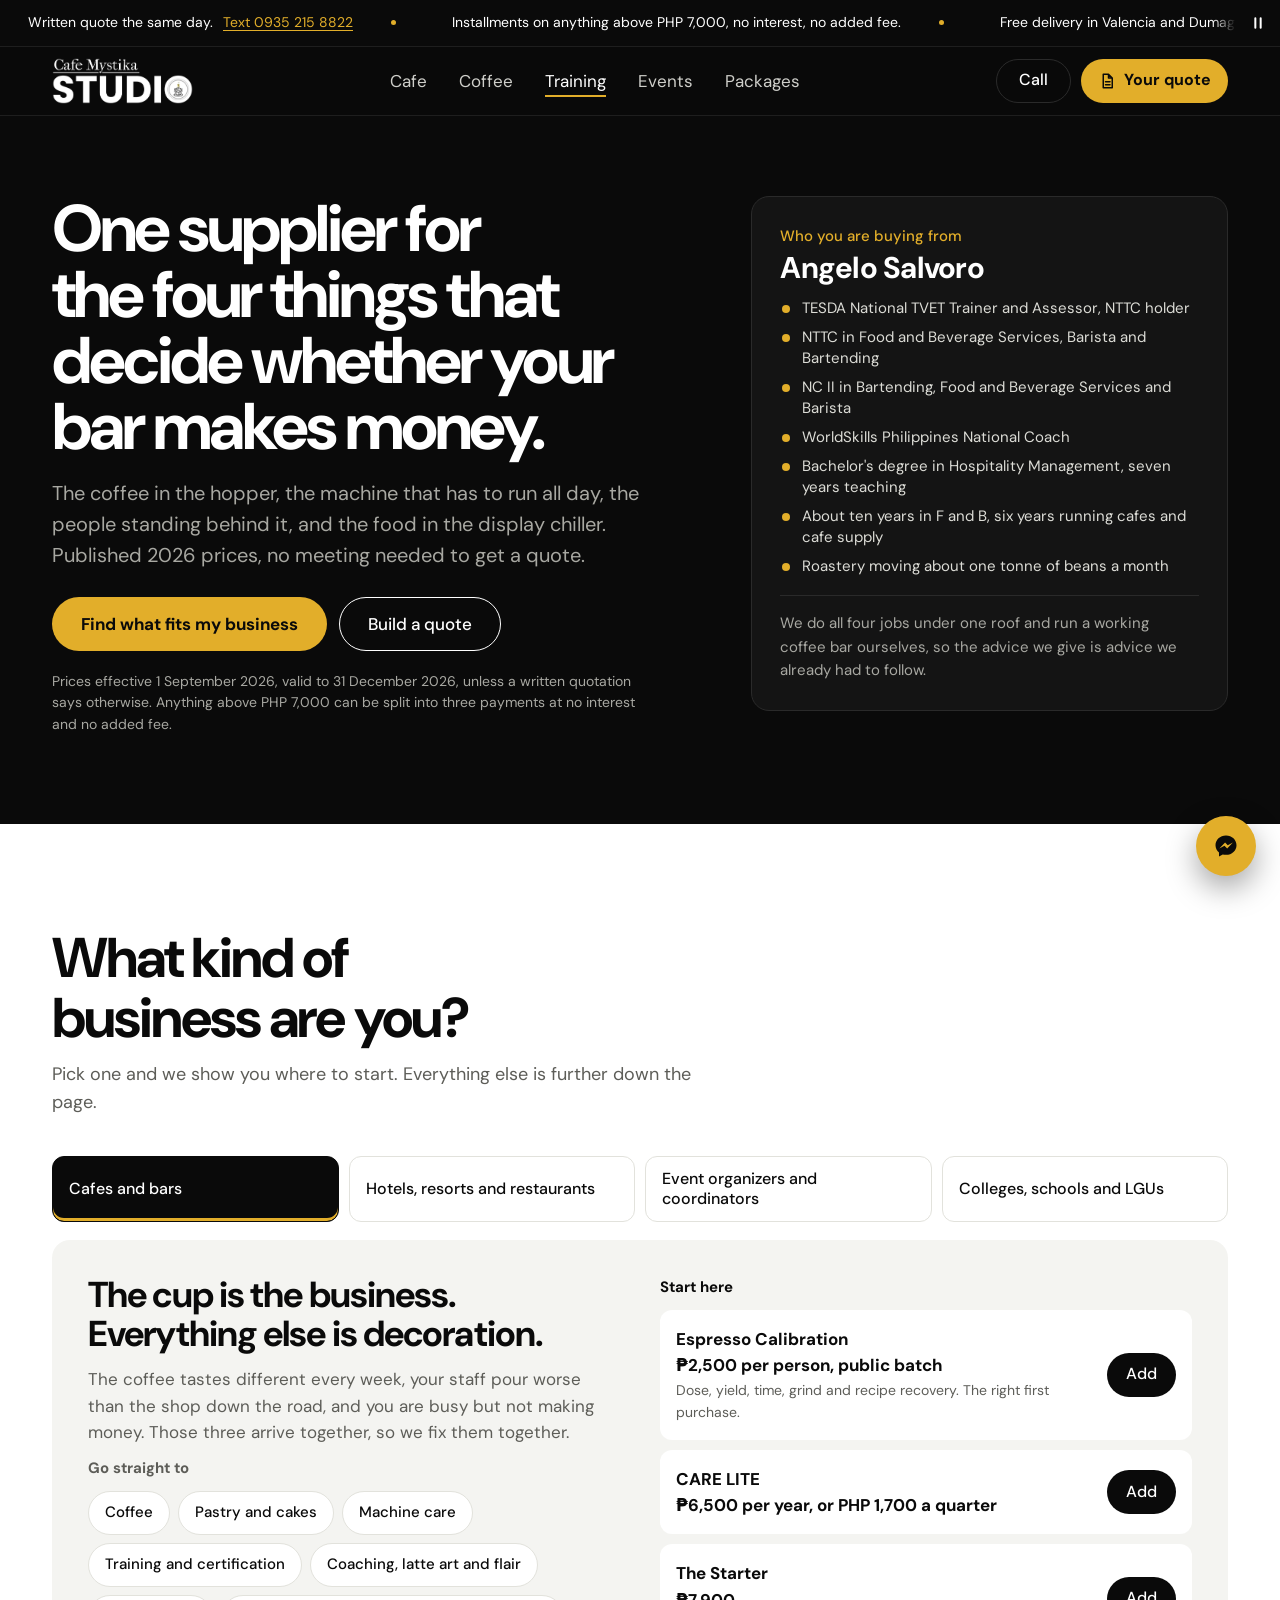
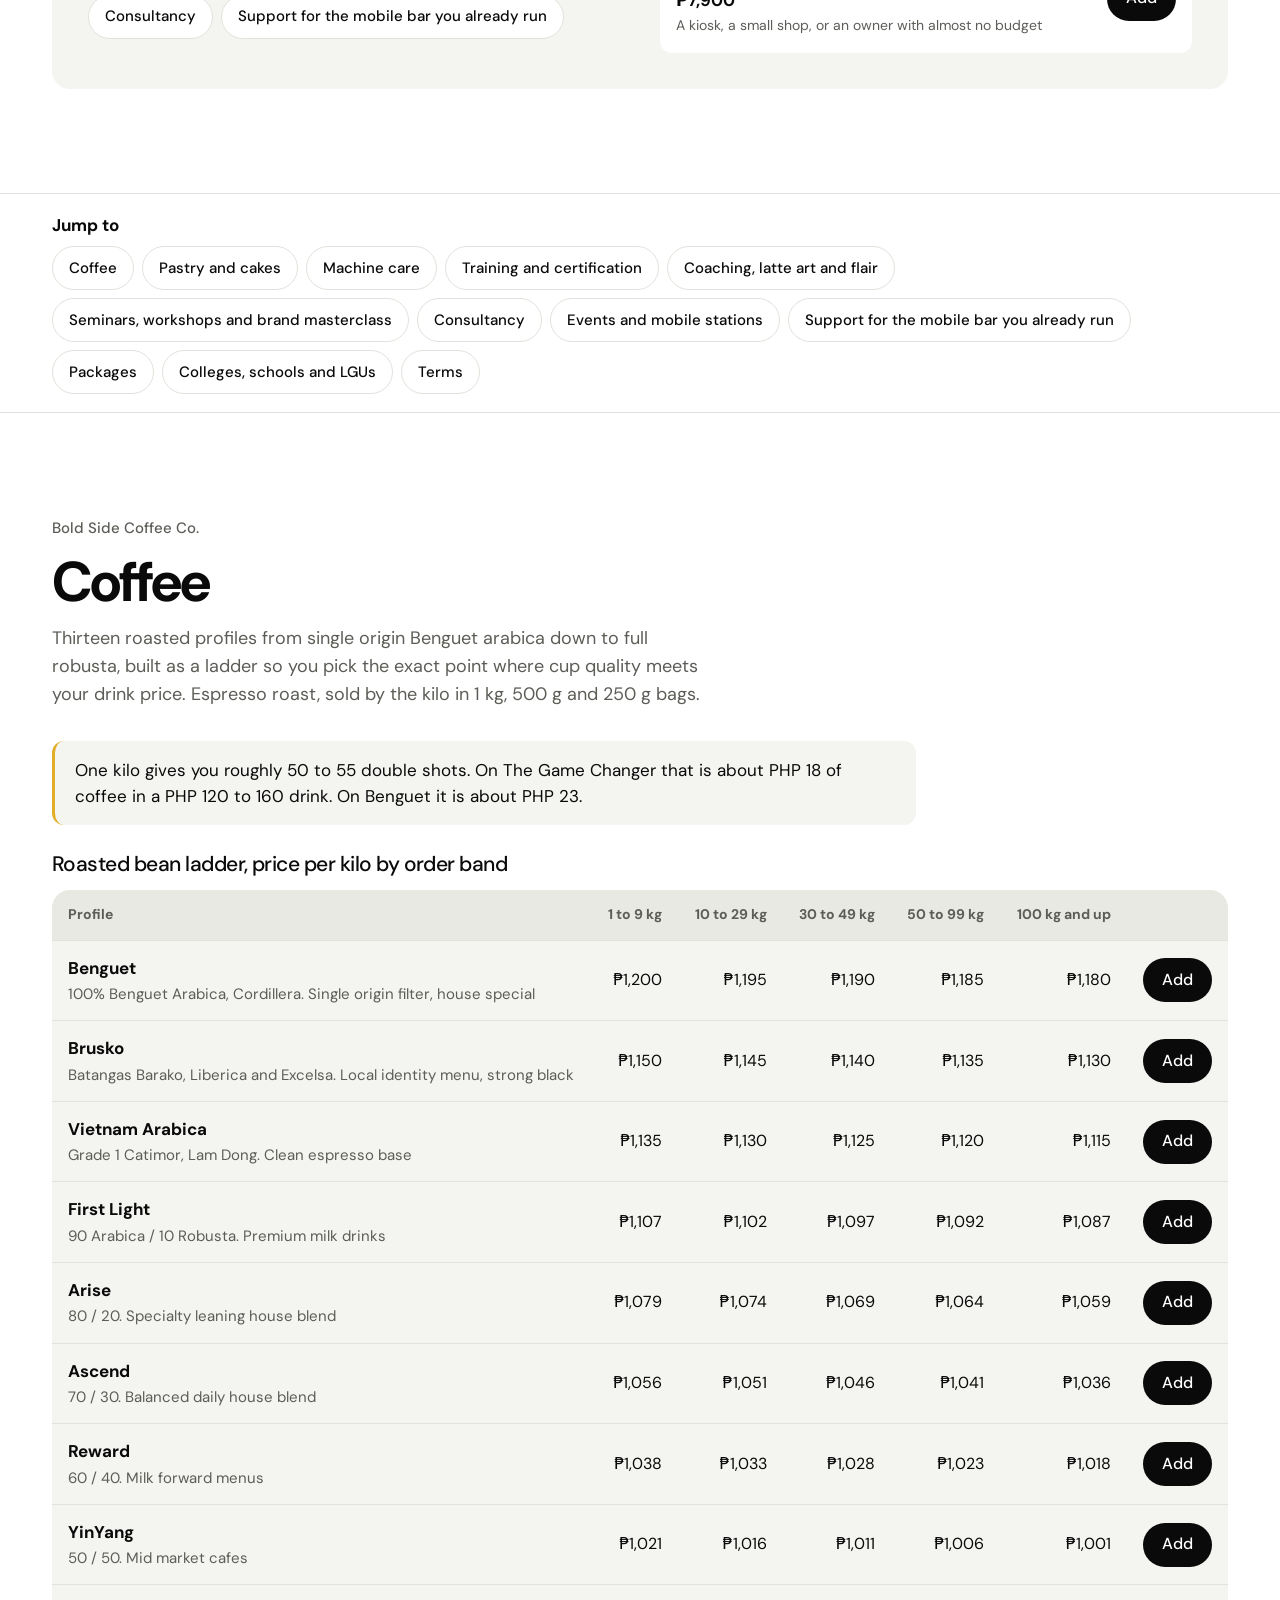
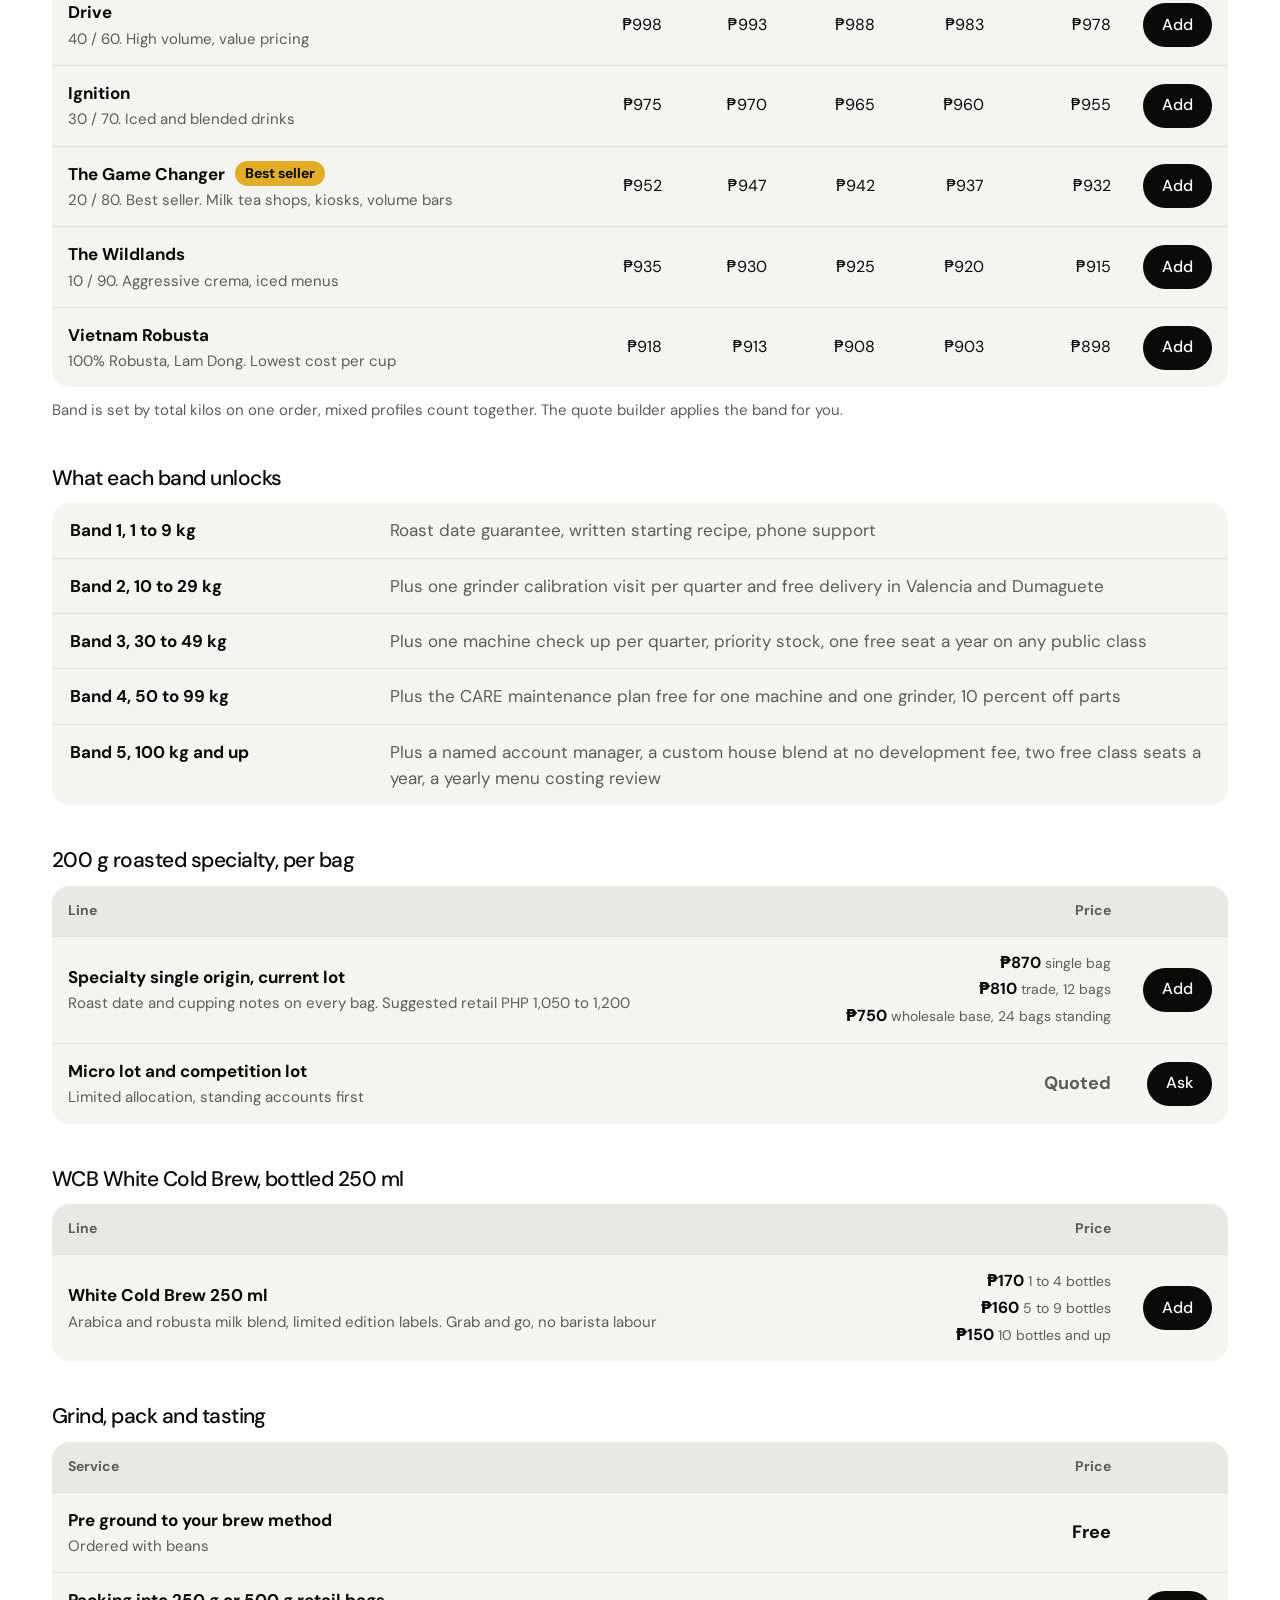
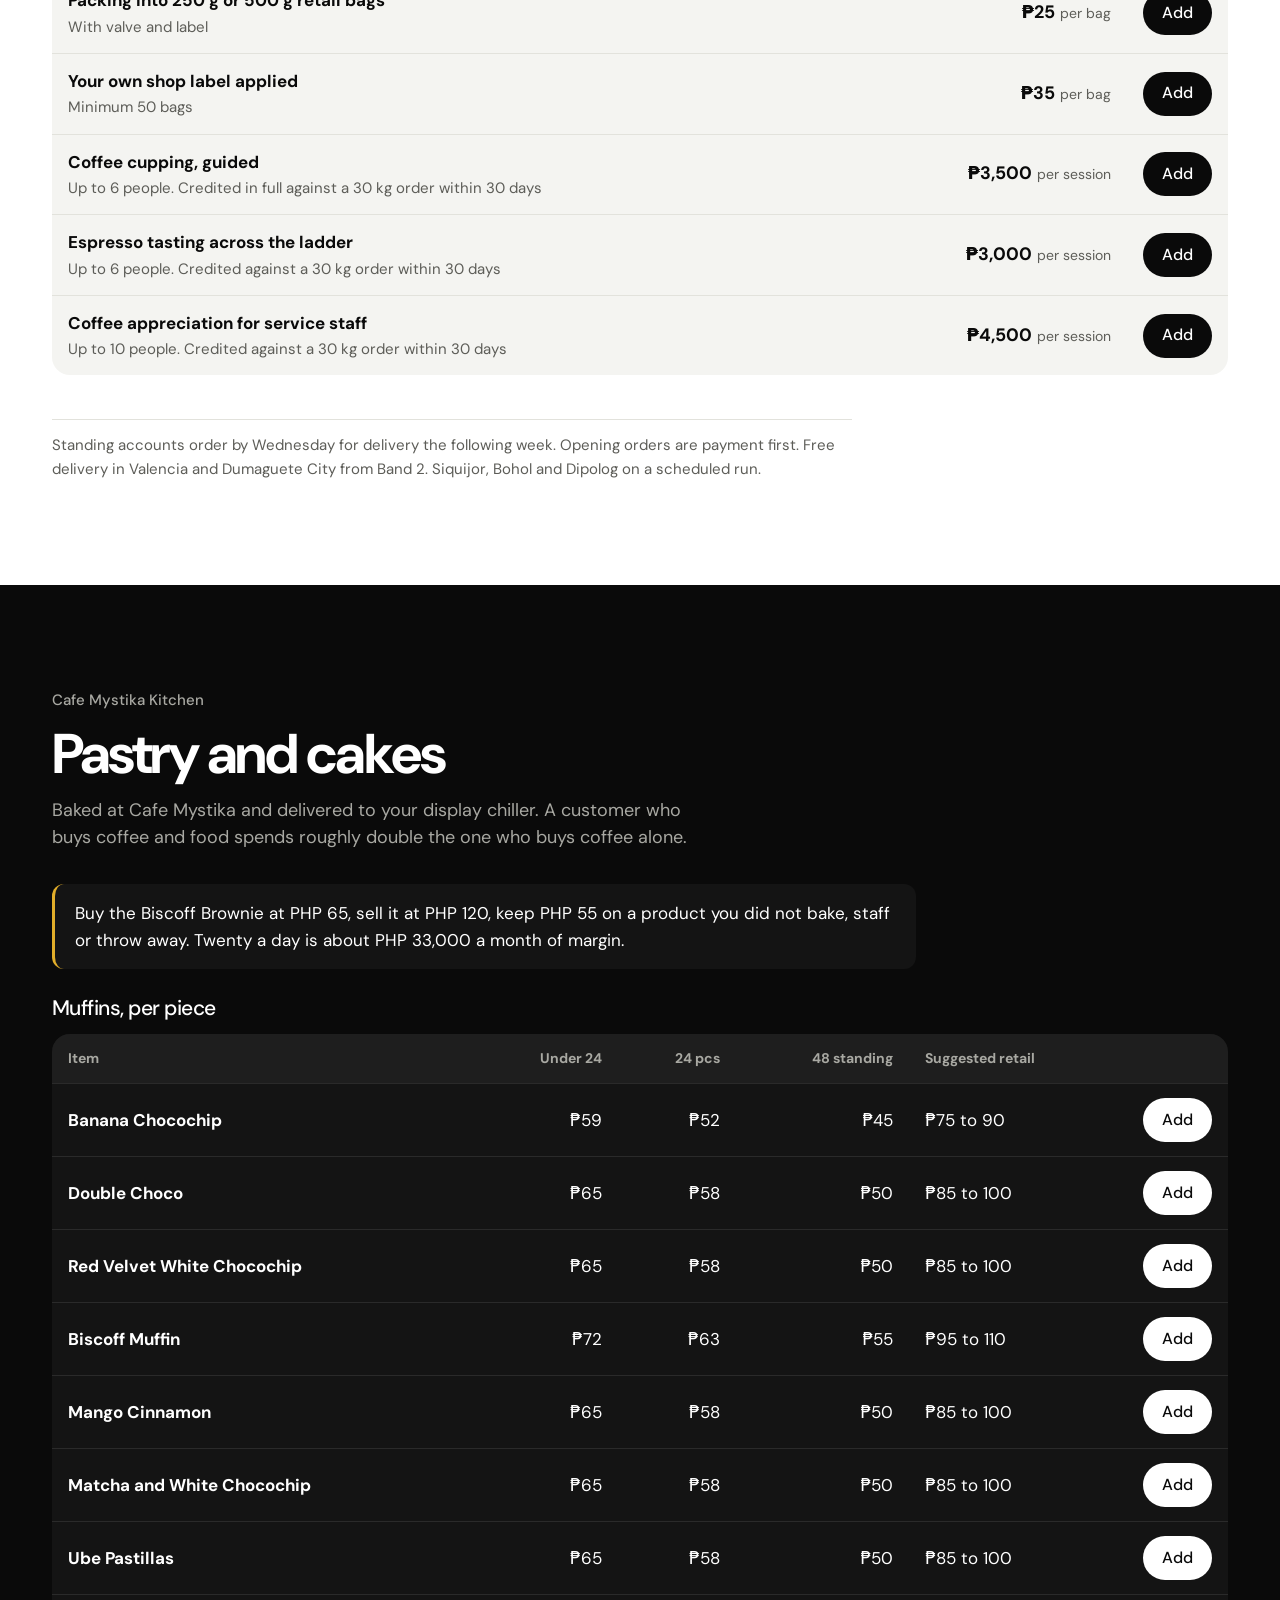
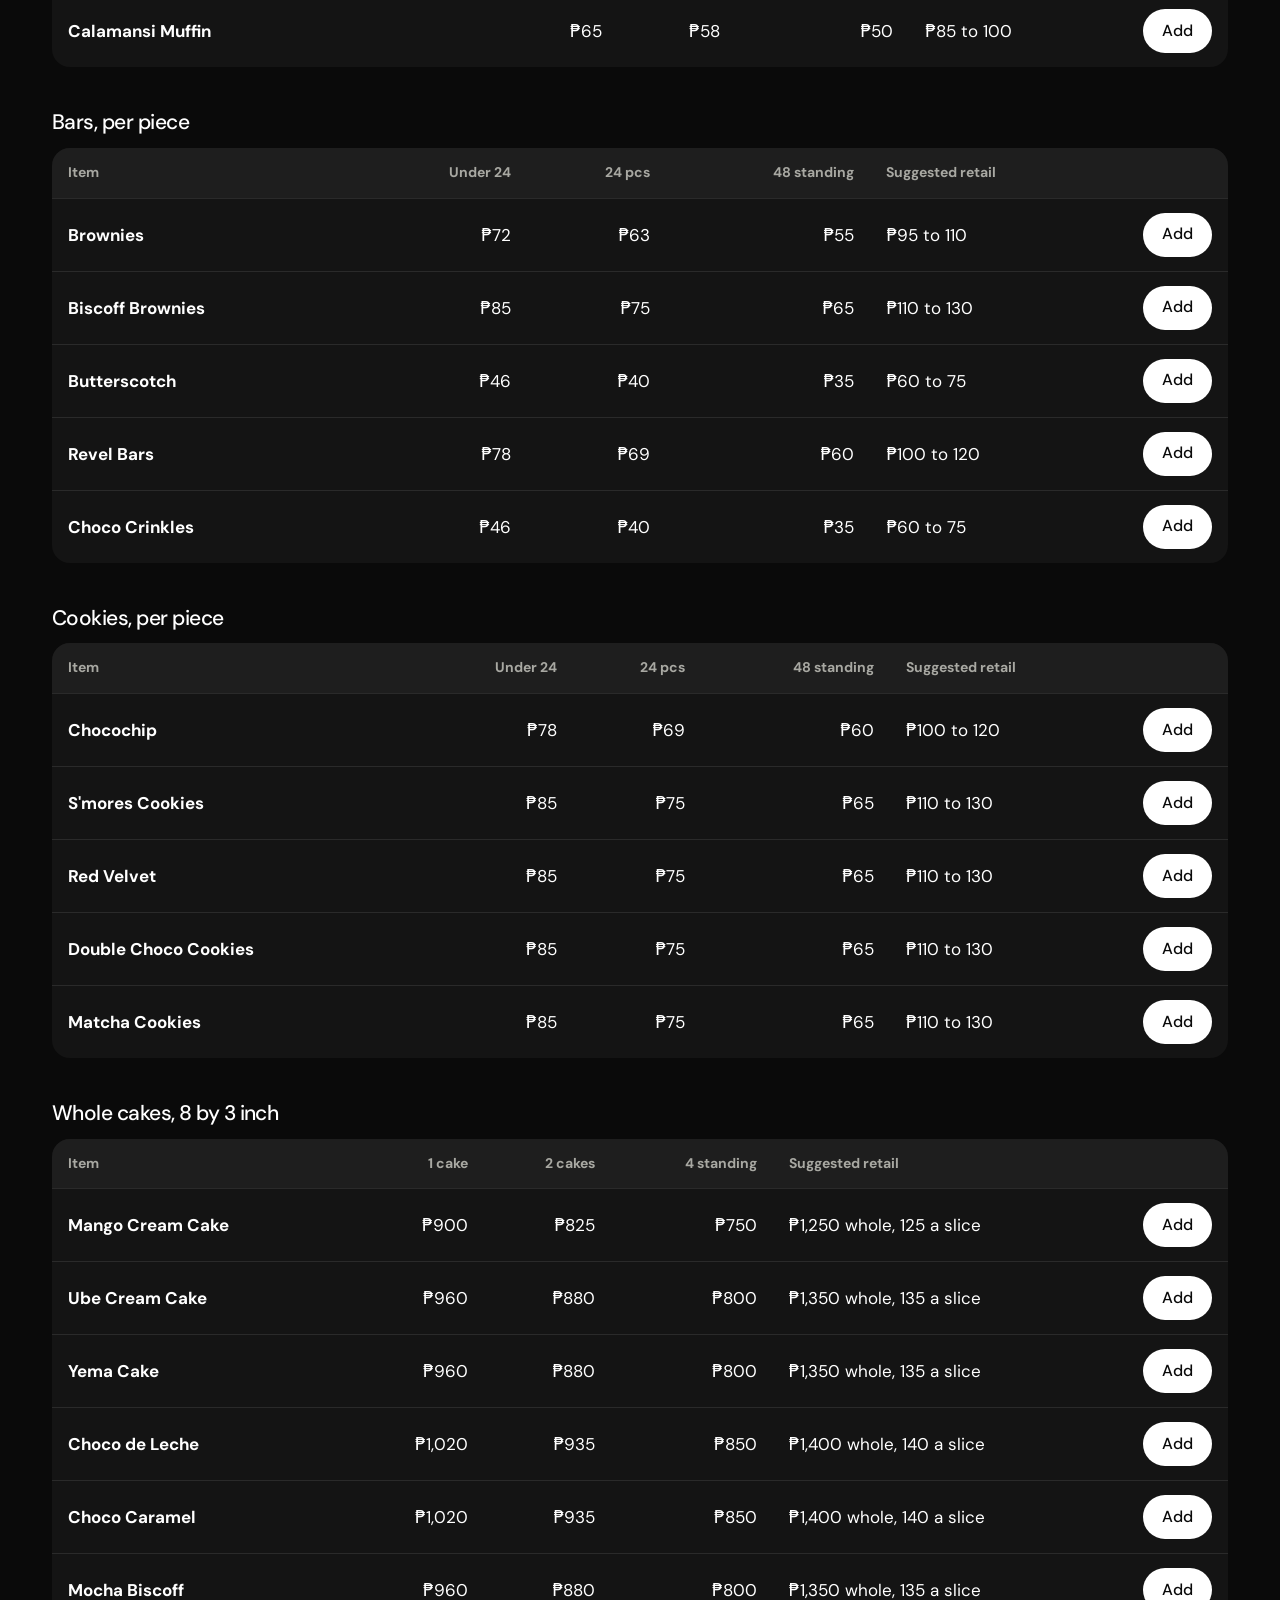
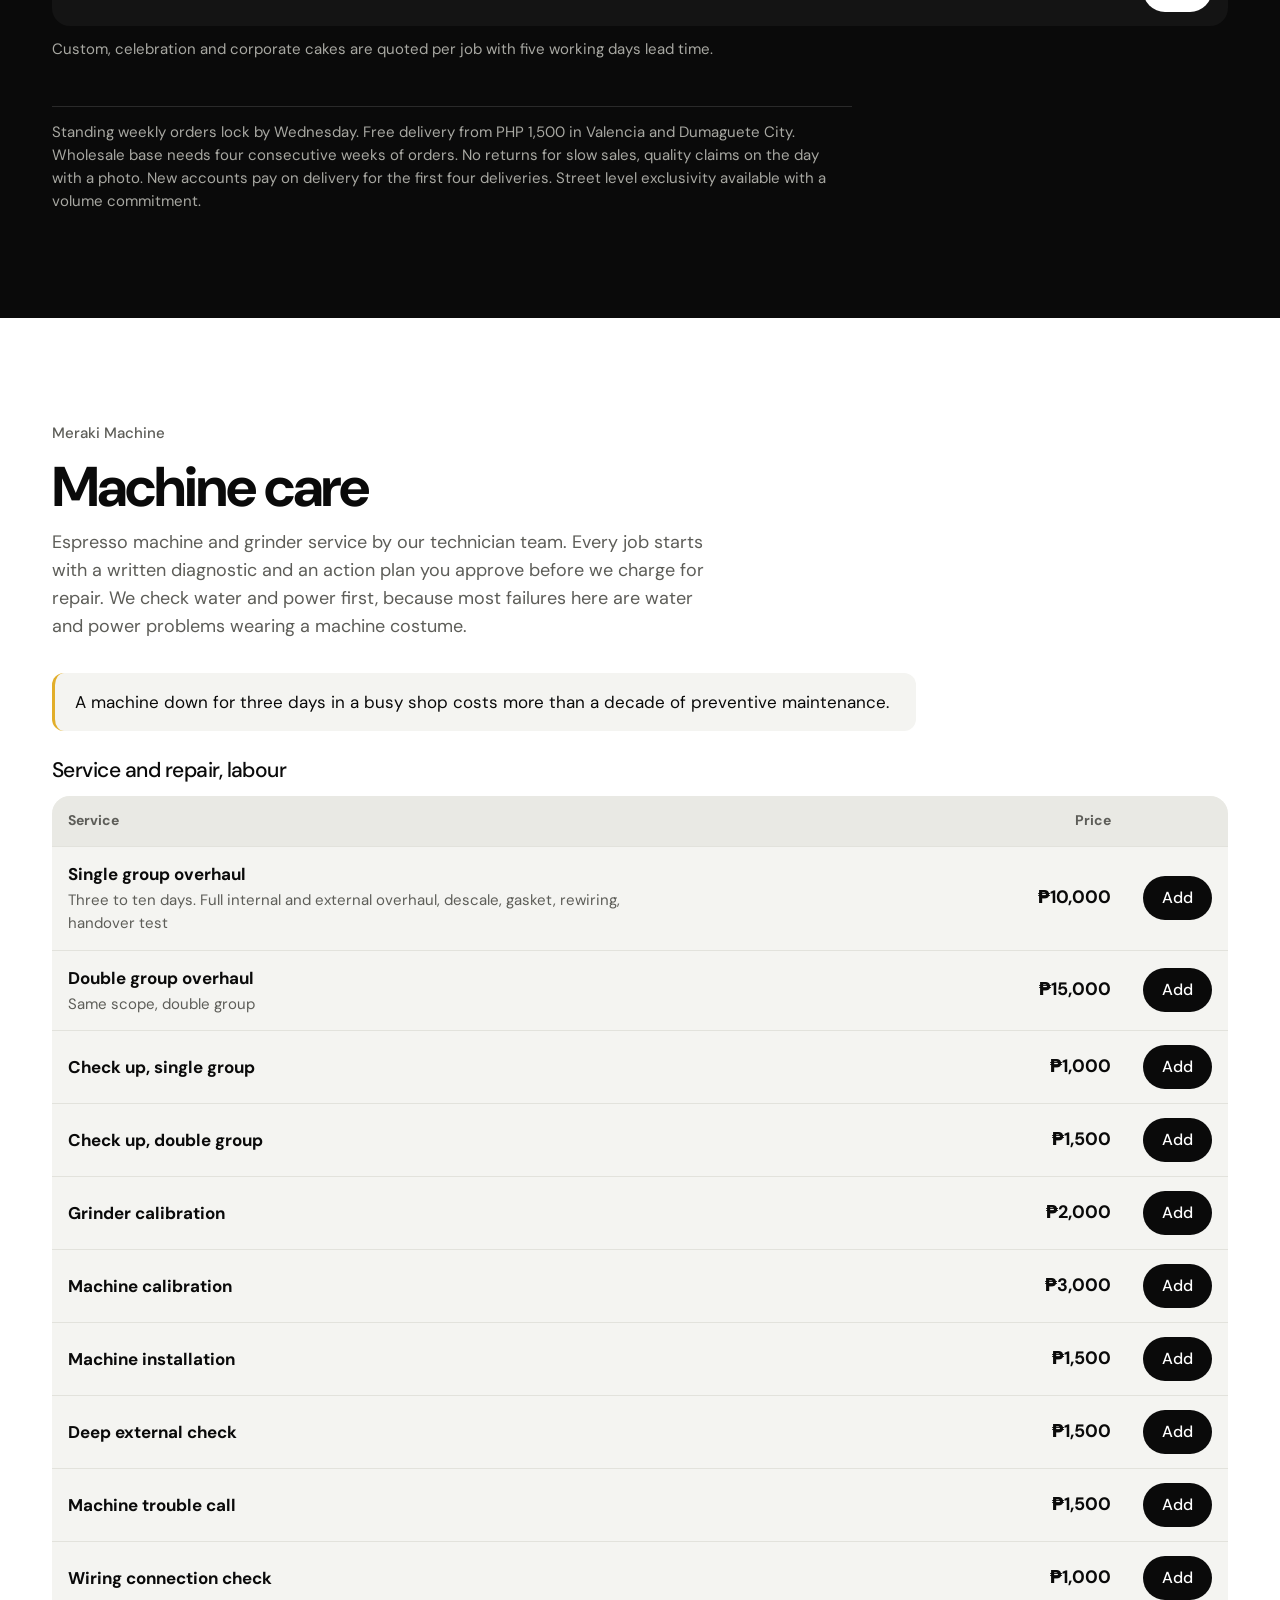
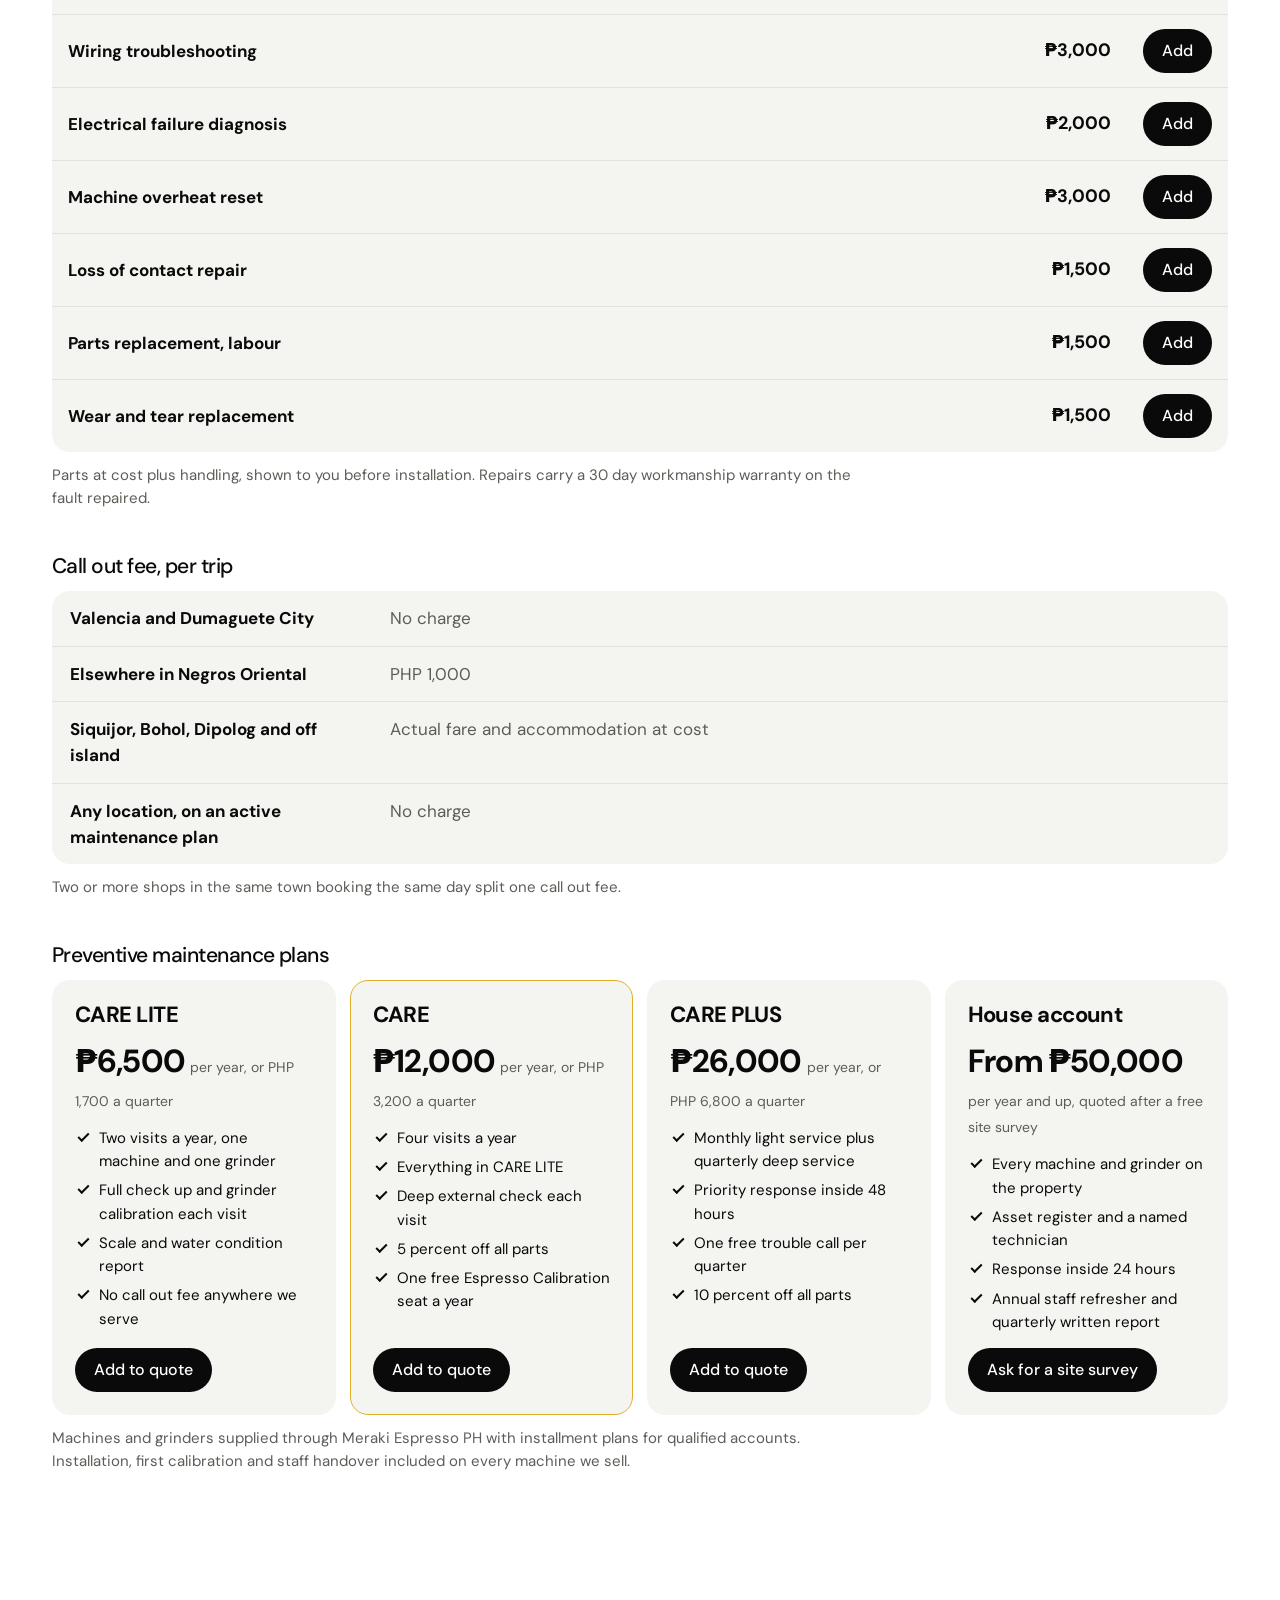
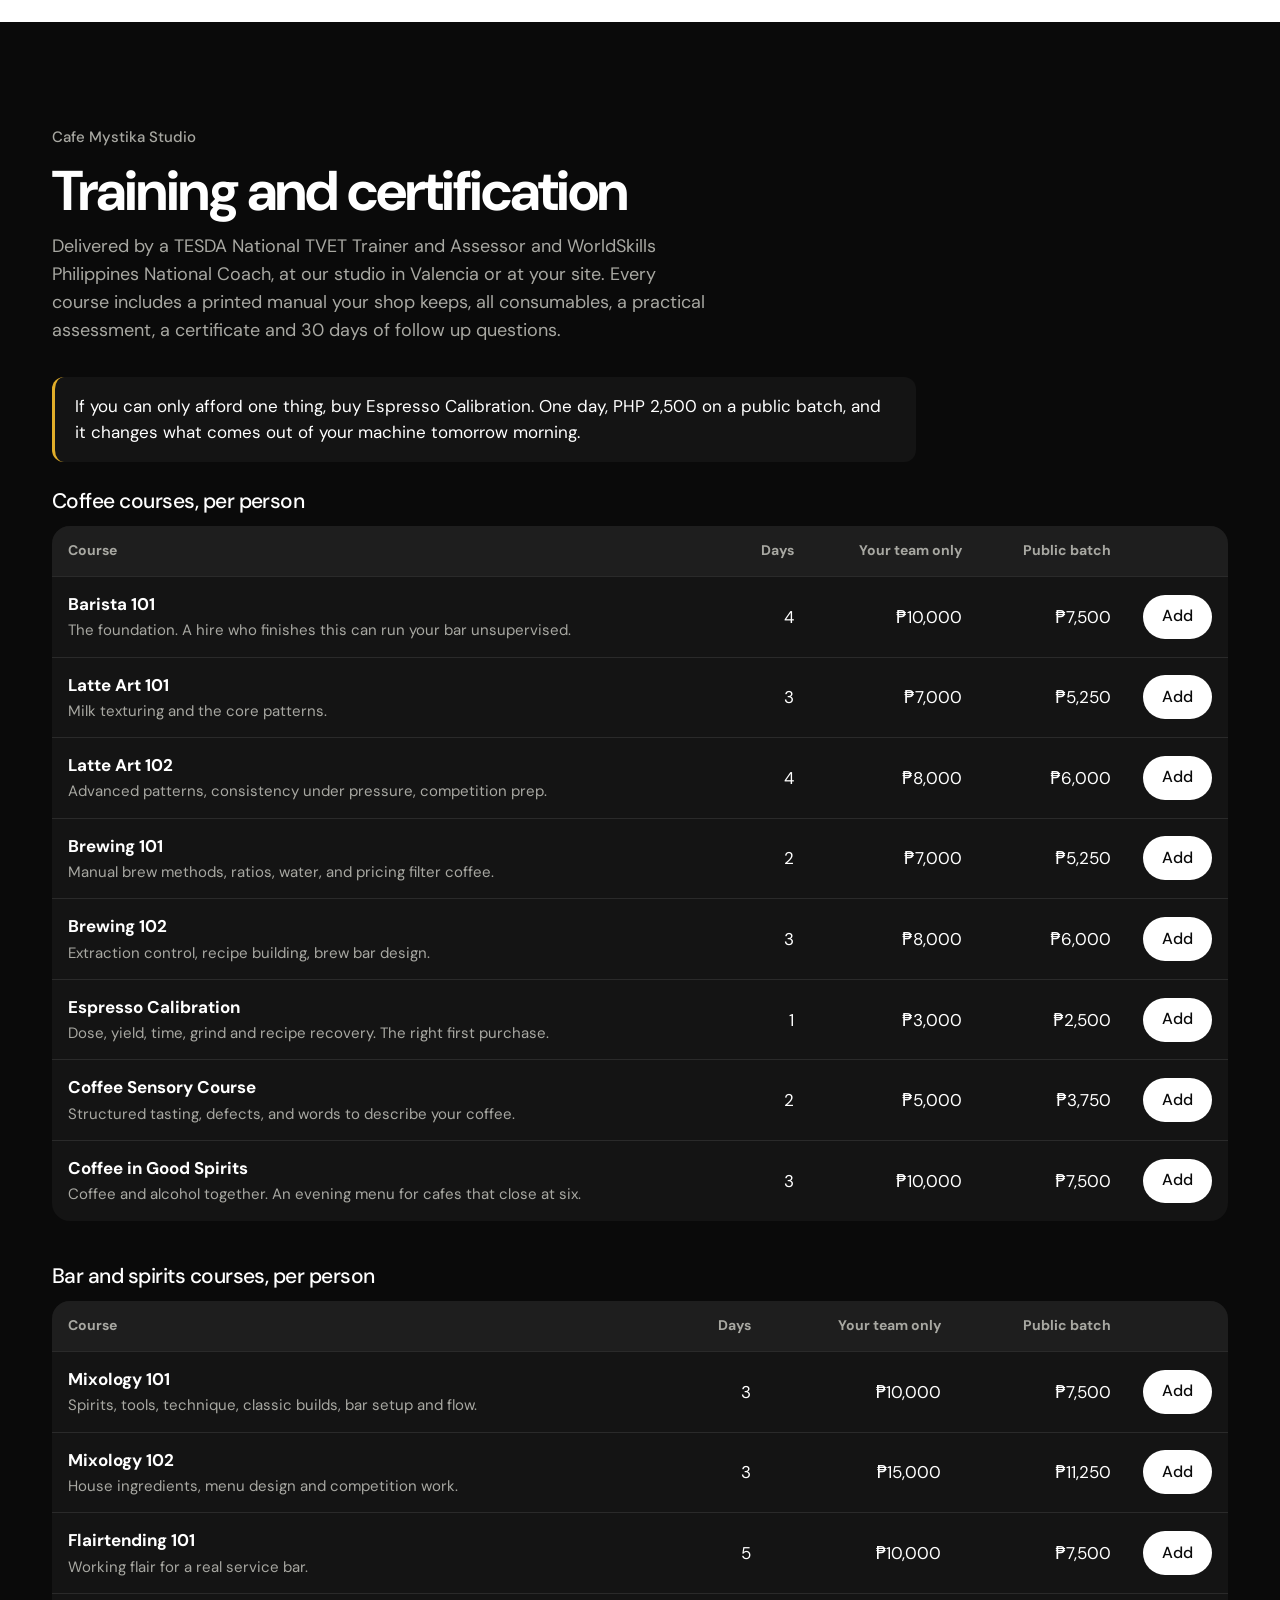
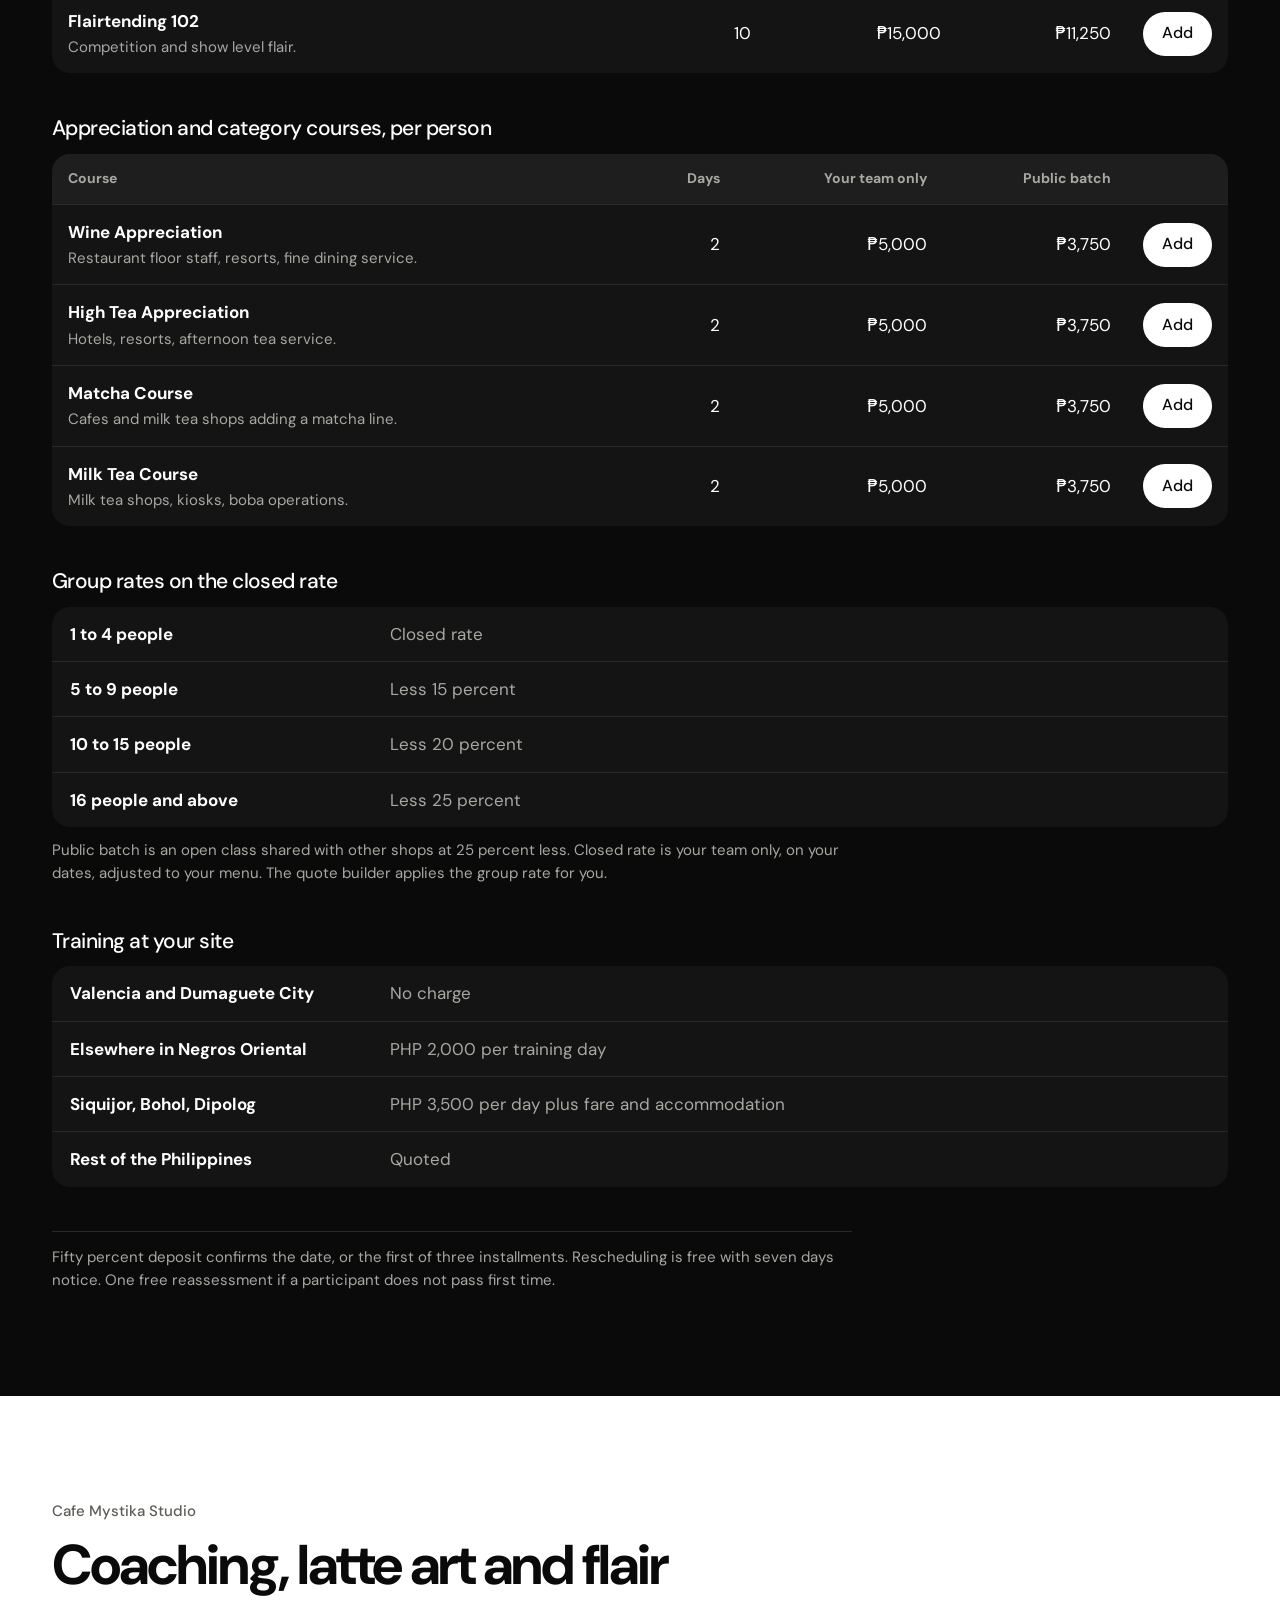
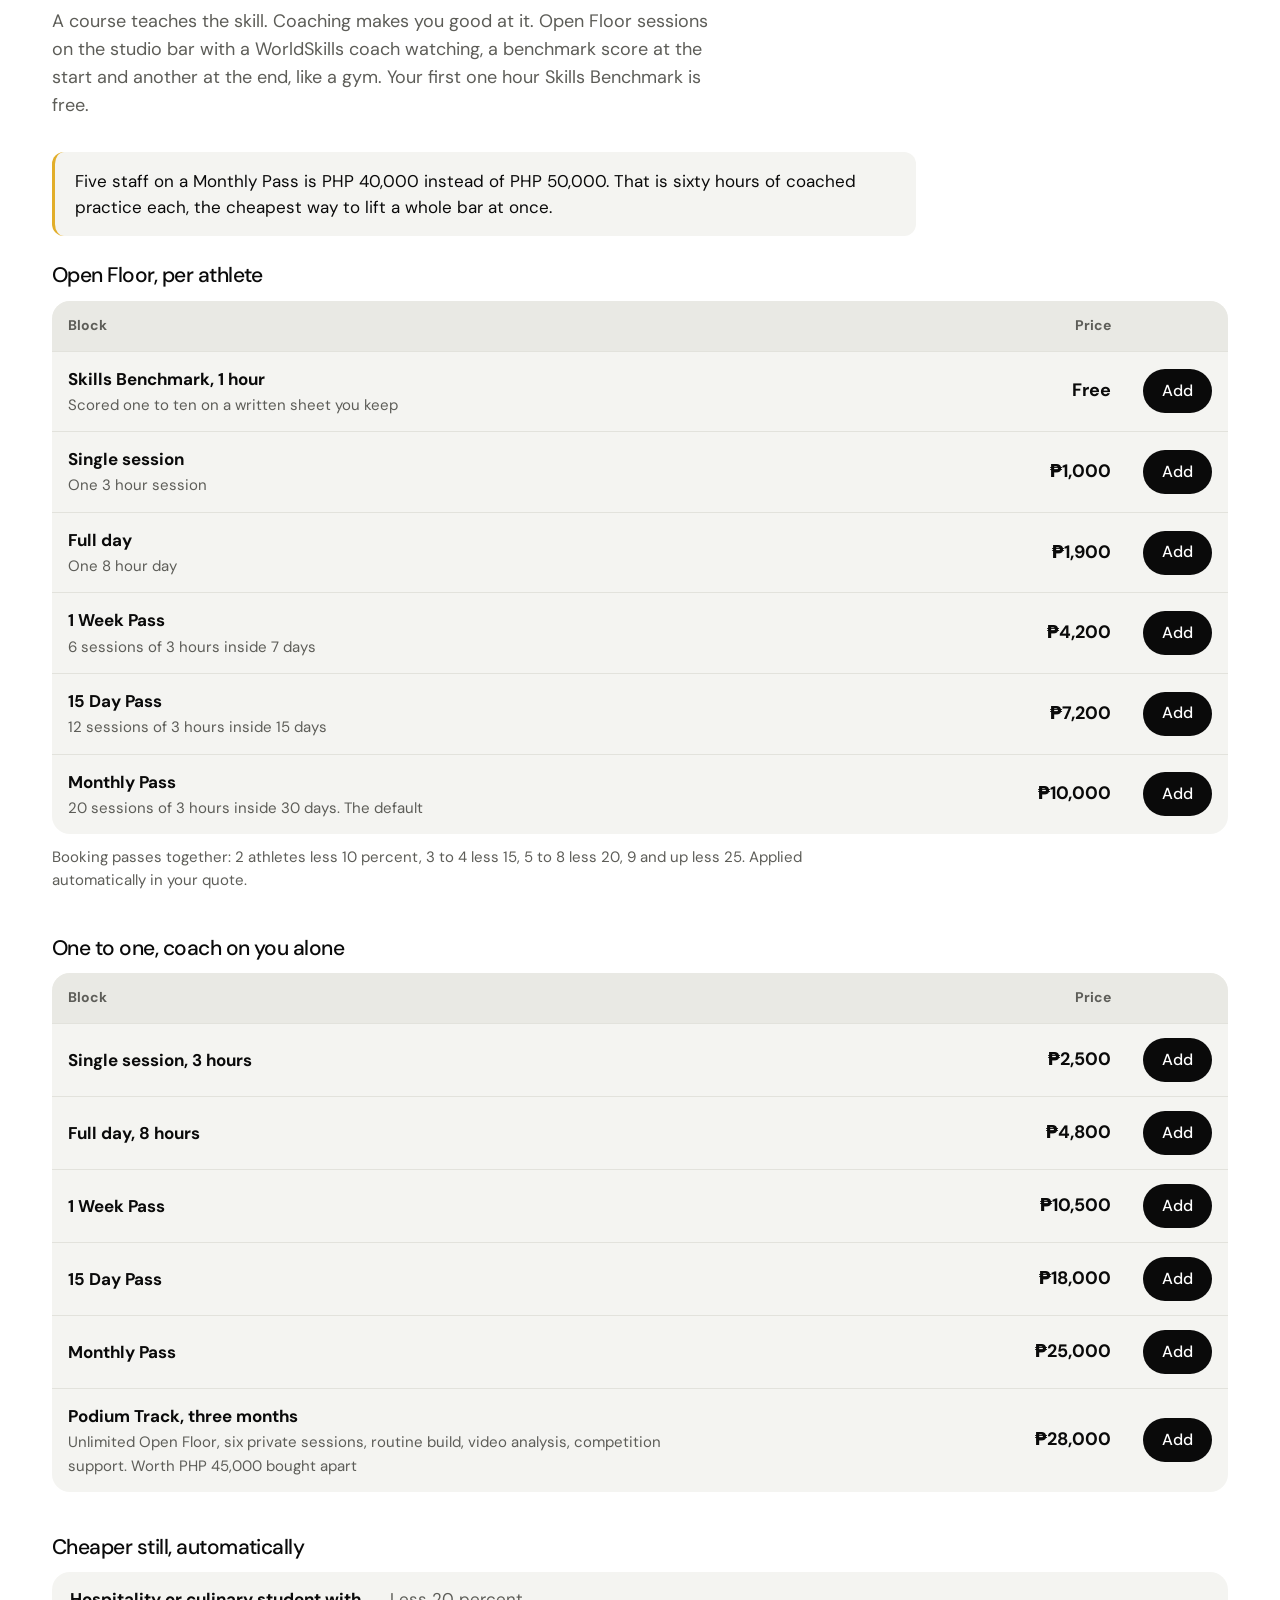
<file: trade.html>
<!doctype html>
<html lang="en">
<head>
  <meta charset="utf-8">
  <meta name="viewport" content="width=device-width, initial-scale=1">
  <title>For Business | Cafe Mystika Trade Catalogue 2026</title>
  <meta name="description" content="Wholesale coffee, pastry and cakes, espresso machine service, barista and bartending training, coaching, consultancy and event beverage stations for cafes, hotels, event organizers and schools in Negros Oriental, Siquijor, Bohol and Dipolog.">
  <meta name="theme-color" content="#0a0a0a">
  <link rel="canonical" href="https://www.cafemystika.com/trade.html">
  <link rel="icon" href="assets/img/favicon.png" type="image/png">
  <link rel="apple-touch-icon" href="assets/img/apple-touch-icon.png">

  <meta property="og:type" content="website">
  <meta property="og:title" content="Cafe Mystika for business: one supplier for coffee, machines, training and food">
  <meta property="og:description" content="Published 2026 trade prices. Build a quote in a minute and get a written reply the same day.">
  <meta property="og:url" content="https://www.cafemystika.com/trade.html">
  <meta property="og:image" content="https://www.cafemystika.com/assets/img/og.png">
  <meta name="twitter:card" content="summary_large_image">

  <link rel="preconnect" href="https://fonts.googleapis.com">
  <link rel="preconnect" href="https://fonts.gstatic.com" crossorigin>
  <link href="https://fonts.googleapis.com/css2?family=DM+Sans:opsz,wght@9..40,400;9..40,500;9..40,700&display=swap" rel="stylesheet">
  <link rel="stylesheet" href="assets/css/styles.css">
</head>
<body class="page-trade">
  <a class="skip" href="#main">Skip to content</a>

  <div class="statusbar" role="region" aria-label="Announcements" data-announce></div>

  <header class="site-header">
    <div class="wrap header-inner">
      <a href="index.html" class="wordmark"><img src="assets/img/brand/studio-wordmark-light-compact.webp" width="369" height="120" alt="Cafe Mystika Studio"></a>
      <nav class="nav" aria-label="Main">
        <a href="index.html">Cafe</a>
        <a href="#coffee">Coffee</a>
        <a href="#training">Training</a>
        <a href="#events">Events</a>
        <a href="#packages">Packages</a>
      </nav>
      <div class="header-actions">
        <a class="btn btn-outline hide-sm" data-link="tel" href="#">Call</a>
        <button class="btn btn-ink cart-btn" type="button" data-open-quote aria-label="Your quote, 0 items">
          <svg viewBox="0 0 24 24" width="18" height="18" aria-hidden="true"><path d="M7 3h7l5 5v13H7zM14 3v5h5M10 13h6M10 17h6" fill="none" stroke="currentColor" stroke-width="2" stroke-linecap="round" stroke-linejoin="round"/></svg>
          <span class="hide-xs">Your quote</span>
          <span class="cart-count" data-quote-count hidden>0</span>
        </button>
      </div>
    </div>
  </header>

  <main id="main">
    <section class="trade-hero">
      <div class="wrap trade-hero-grid">
        <div>
          <h1>One supplier for the four things that decide whether your bar makes money.</h1>
          <p class="lede">The coffee in the hopper, the machine that has to run all day, the people standing behind it, and the food in the display chiller. Published 2026 prices, no meeting needed to get a quote.</p>
          <div class="hero-ctas">
            <a class="btn btn-gold btn-lg" href="#for">Find what fits my business</a>
            <button class="btn btn-outline btn-lg" type="button" data-open-quote>Build a quote</button>
          </div>
          <p class="validity" data-validity></p>
        </div>
        <aside class="founder-card" aria-labelledby="founder-h">
          <p class="founder-kicker">Who you are buying from</p>
          <h2 id="founder-h">Angelo Salvoro</h2>
          <ul class="credentials" data-credentials></ul>
          <p class="founder-note">We do all four jobs under one roof and run a working coffee bar ourselves, so the advice we give is advice we already had to follow.</p>
        </aside>
      </div>
    </section>

    <!-- Audience picker -->
    <section class="section theme-light section-for" id="for" aria-labelledby="for-h">
      <div class="wrap">
        <div class="section-head">
          <h2 id="for-h">What kind of business are you?</h2>
          <p>Pick one and we show you where to start. Everything else is further down the page.</p>
        </div>
        <div class="aud-tabs" role="tablist" aria-label="Business type" data-aud-tabs></div>
        <div class="aud-panel" role="tabpanel" data-aud-panel></div>
      </div>
    </section>

    <nav class="section-index theme-light" aria-label="Catalogue sections">
      <div class="wrap">
        <p class="section-index-h">Jump to</p>
        <ul data-section-index></ul>
      </div>
    </nav>

    <div data-sections></div>

    <section class="section" id="how" aria-labelledby="how-h">
      <div class="wrap">
        <div class="section-head">
          <h2 id="how-h">How to buy from us</h2>
          <p>Nothing here needs a meeting first. We will visit if the job needs it.</p>
        </div>
        <ol class="steps">
          <li><strong>Send us what you need.</strong> Build a quote on this page, or text the shop name, town and what you are trying to fix.</li>
          <li><strong>Get a written quotation.</strong> In pesos, with lead time and terms, the same day on most requests.</li>
          <li><strong>Pay the way that works.</strong> Beans and pastry are payment first on the opening order, then terms after three clean cycles. Anything above PHP 7,000 splits into three.</li>
          <li><strong>Machine work starts with a diagnostic.</strong> You approve the written action plan before we charge for repair.</li>
          <li><strong>Training and events need a signed booking sheet and a deposit.</strong> Dates are not held on a verbal.</li>
        </ol>
      </div>
    </section>

    <section class="section theme-light" id="terms" aria-labelledby="terms-h">
      <div class="wrap">
        <div class="section-head">
          <h2 id="terms-h">Terms of trade, in short</h2>
          <p>Short, because long terms usually mean somebody is hiding something.</p>
        </div>
        <dl class="terms" data-terms></dl>
      </div>
    </section>

    <section class="section section-brands" aria-labelledby="brands-h">
      <div class="wrap">
        <div class="section-head">
          <h2 id="brands-h">Seven brands, one roof</h2>
          <p>Luzuriaga Street corner Bacong Valencia Road, South Poblacion, Valencia. Walk in with a bag of your current beans and we will pull them on our bar and tell you what is happening in the cup. That costs nothing.</p>
        </div>
        <ul class="brands" data-brands></ul>
      </div>
    </section>
  </main>

  <footer class="site-footer">
    <div class="wrap footer-grid">
      <div>
        <img class="footer-logo" src="assets/img/brand/studio-wordmark-light.webp" width="640" height="267" alt="Cafe Mystika Studio" loading="lazy">
        <p>Training, consultancy and supply for Negros Oriental, Siquijor, Bohol and Dipolog.</p>
      </div>
      <div>
        <p class="footer-h">Talk to a human</p>
        <p class="footer-contact"><a data-link="tel" href="#" data-phone-display></a><a data-link="email" href="#" data-email-display></a></p>
      </div>
      <div>
        <p class="footer-h">Also</p>
        <p class="footer-links">
          <a href="index.html">The cafe</a>
          <a data-link="facebook" href="#" target="_blank" rel="noopener">Facebook</a>
          <a data-link="instagram" href="#" target="_blank" rel="noopener">Instagram</a>
        </p>
      </div>
    </div>
    <ul class="brand-row" aria-label="Our brands">
      <li><img src="assets/img/brand/mystika-mark-light.webp" width="42" height="64" alt="" loading="lazy"><span>Cafe Mystika</span></li>
      <li><img src="assets/img/brand/boldside-light.webp" width="71" height="64" alt="" loading="lazy"><span>Bold Side Coffee Co.</span></li>
      <li><img src="assets/img/brand/mixology-badge.webp" width="64" height="64" alt="" loading="lazy"><span>Mystique Flavors</span></li>
      <li><img src="assets/img/tc-mark-white.webp" width="49" height="64" alt="" loading="lazy"><span>The Travelling Cupper</span></li>
    </ul>
    <p class="wrap copyright">© <span data-year></span> Cafe Mystika Studio. Prices in Philippine pesos.</p>
  </footer>

  <nav class="actionbar" aria-label="Quick actions">
    <a data-link="tel" href="#">Call</a>
    <a data-link="sms" href="#">Text</a>
    <button type="button" data-open-quote>Quote <span class="cart-count" data-quote-count hidden>0</span></button>
  </nav>

  <!-- Quote drawer -->
  <div class="drawer" data-quote hidden>
    <div class="drawer-backdrop" data-close-quote></div>
    <div class="drawer-panel drawer-wide" role="dialog" aria-modal="true" aria-labelledby="quote-h">
      <div class="drawer-head">
        <h2 id="quote-h">Your quote request</h2>
        <button class="icon-btn" type="button" data-close-quote aria-label="Close your quote">
          <svg viewBox="0 0 24 24" width="22" height="22" aria-hidden="true"><path d="M6 6l12 12M18 6L6 18" stroke="currentColor" stroke-width="2" stroke-linecap="round"/></svg>
        </button>
      </div>
      <div class="drawer-body">
        <ul class="quote-lines" data-quote-lines></ul>
        <p class="band-note" data-band-note hidden></p>
        <div class="cart-empty" data-quote-empty>
          <p>Nothing added yet. You can still send us a message with what you are trying to fix, and we will build the quote for you.</p>
        </div>
        <form class="cart-form" data-quote-form novalidate>
          <fieldset>
            <legend>Your business</legend>
            <div class="field">
              <label for="q-business">Business or school name</label>
              <input id="q-business" name="business" autocomplete="organization" required aria-describedby="q-business-err">
              <p class="field-error" id="q-business-err" hidden></p>
            </div>
            <div class="field-row">
              <div class="field">
                <label for="q-type">Type of business</label>
                <select id="q-type" name="type">
                  <option>Cafe or coffee bar</option>
                  <option>Restaurant or bar</option>
                  <option>Hotel or resort</option>
                  <option>Milk tea shop or kiosk</option>
                  <option>Bakery or grocery</option>
                  <option>School, college or LGU</option>
                  <option>Event organizer or coordinator</option>
                  <option>Supplier or equipment brand</option>
                  <option>Other</option>
                </select>
              </div>
              <div class="field">
                <label for="q-town">Town or city</label>
                <input id="q-town" name="town" autocomplete="address-level2" required aria-describedby="q-town-err">
                <p class="field-error" id="q-town-err" hidden></p>
              </div>
            </div>
          </fieldset>
          <fieldset>
            <legend>Who we should reply to</legend>
            <div class="field-row">
              <div class="field">
                <label for="q-name">Your name</label>
                <input id="q-name" name="name" autocomplete="name" required aria-describedby="q-name-err">
                <p class="field-error" id="q-name-err" hidden></p>
              </div>
              <div class="field">
                <label for="q-phone">Mobile number</label>
                <input id="q-phone" name="phone" type="tel" autocomplete="tel" inputmode="tel" required aria-describedby="q-phone-hint q-phone-err">
                <p class="field-hint" id="q-phone-hint">11 digits, like 0917 123 4567</p>
                <p class="field-error" id="q-phone-err" hidden></p>
              </div>
            </div>
          </fieldset>
          <div class="field">
            <label for="q-need">What are you actually trying to fix?</label>
            <textarea id="q-need" name="need" rows="3" required aria-describedby="q-need-hint q-need-err"></textarea>
            <p class="field-hint" id="q-need-hint">In your own words, even if it is messy. "My afternoons are dead and my staff cannot make a decent flat white" gets a better, cheaper proposal than "please send price list".</p>
            <p class="field-error" id="q-need-err" hidden></p>
          </div>
          <label class="check"><input type="checkbox" name="installment"> I would like to pay in three installments</label>
        </form>
      </div>
      <div class="drawer-foot">
        <div class="total-row" data-quote-total-row hidden><span>Estimated at list</span><strong data-quote-total>₱0</strong></div>
        <p class="pay-note" data-quote-note>We reply with a written quotation. Nothing is charged until you approve it.</p>
        <div class="send-row send-row-3">
          <button class="btn btn-ink btn-block" type="button" data-quote-send="sms">Send by text</button>
          <button class="btn btn-outline btn-block" type="button" data-quote-send="messenger">Messenger</button>
          <button class="btn btn-outline btn-block" type="button" data-quote-send="email">Email</button>
        </div>
      </div>
    </div>
  </div>

  <aside aria-label="Chat">
    <a class="float-chat" data-link="messenger" href="#" target="_blank" rel="noopener" aria-label="Chat with us on Messenger">
      <svg viewBox="0 0 24 24" width="28" height="28" aria-hidden="true"><path d="M12 3C6.9 3 3 6.7 3 11.3c0 2.5 1.1 4.7 3 6.2V21l3.2-1.8c.9.2 1.8.4 2.8.4 5.1 0 9-3.7 9-8.3S17.1 3 12 3zm1 11.2-2.3-2.4-4.4 2.4 4.9-5.2 2.3 2.4 4.4-2.4z" fill="currentColor"/></svg>
    </a>
  </aside>
  <div class="toast" data-toast role="status" aria-live="polite"></div>

  <script src="assets/js/core.js"></script>
  <script src="assets/js/catalog.js"></script>
  <script src="assets/js/trade.js"></script>
  <script src="assets/js/trade-app.js"></script>
</body>
</html>
</file>
<file: assets/css/styles.css>
/* Cafe Mystika
   60 percent black, 30 percent white, 10 percent mustard gold.
   Every section is either .theme-dark (the default) or .theme-light, and every
   component reads its colours from the semantic tokens below, so new sections
   inherit the system without new colour rules. One family: DM Sans. */

:root {
  /* Primitives */
  --black: #0a0a0a;
  --black-2: #141414;
  --black-3: #1e1e1e;
  --black-4: #2a2a2a;
  --white: #ffffff;
  --paper: #f4f4f1;
  --paper-2: #e9e9e4;
  --gold: #e2ae2a;           /* the 10 percent: buttons, prices on black, stars, arcs */
  --gold-hover: #f0bf45;
  --gold-deep: #7a5a0c;      /* gold that passes 4.5:1 on white, for small accents only */
  --danger: #b42318;

  /* Semantic tokens, dark by default */
  --bg: var(--black);
  --fg: var(--white);
  --muted: #a8a8a2;          /* 8:1 on black */
  --surface: var(--black-2);
  --surface-2: var(--black-3);
  --line: var(--black-4);
  --price: var(--gold);
  --ring: var(--gold);
  --on-gold: var(--black);

  --r-lg: 18px;
  --r-md: 12px;
  --r-sm: 8px;
  --pill: 999px;
  --wrap: 1240px;
  --z-sticky: 40;
  --z-actionbar: 45;
  --z-float: 50;
  --z-drawer: 60;
  --z-toast: 70;
  --z-skip: 100;
  --ease: cubic-bezier(.2, .8, .2, 1);
  --font: "DM Sans", ui-sans-serif, system-ui, -apple-system, "Segoe UI", Roboto, sans-serif;
  color-scheme: dark;
}

.theme-light {
  --bg: var(--white);
  --fg: var(--black);
  --muted: #5d5d58;          /* 6.6:1 on white */
  --surface: var(--paper);
  --surface-2: var(--paper-2);
  --line: #e2e2dc;
  --price: var(--black);
  --ring: var(--black);
  color-scheme: light;
}
.theme-light, .theme-dark { background: var(--bg); color: var(--fg); }
.theme-dark {
  --bg: var(--black); --fg: var(--white); --muted: #a8a8a2; --surface: var(--black-2); --surface-2: var(--black-3);
  --line: var(--black-4); --price: var(--gold); --ring: var(--gold); color-scheme: dark;
}

*, *::before, *::after { box-sizing: border-box; }
html { scroll-behavior: smooth; scroll-padding-top: 84px; scroll-padding-bottom: 90px; -webkit-text-size-adjust: 100%; }
body {
  margin: 0; background: var(--bg); color: var(--fg);
  font-family: var(--font); font-size: 17px; line-height: 1.55; font-optical-sizing: auto;
  -webkit-font-smoothing: antialiased; padding-bottom: 72px;
}
body.locked { overflow: hidden; }
img, svg { display: block; max-width: 100%; }
a { color: inherit; }
h1, h2, h3, h4 { margin: 0; line-height: 1.08; font-weight: 700; letter-spacing: -0.025em; text-wrap: balance; }
p { margin: 0; }
button, input, select, textarea { font: inherit; color: inherit; }
[hidden] { display: none !important; }
a, button, summary, label, select, input { touch-action: manipulation; }
button, summary, [role="tab"], [role="radio"] { cursor: pointer; }
.sr-only { position: absolute; width: 1px; height: 1px; padding: 0; margin: -1px; overflow: hidden; clip: rect(0 0 0 0); white-space: nowrap; border: 0; }

:focus-visible { outline: 3px solid var(--ring); outline-offset: 3px; border-radius: var(--r-sm); }
.btn-gold:focus-visible, .tile-beans:focus-visible { outline-color: var(--fg); }

.wrap { max-width: var(--wrap); margin: 0 auto; padding: 0 16px; }
@media (min-width: 720px) { .wrap { padding: 0 32px; } }

.skip { position: absolute; left: -999px; top: 8px; background: var(--gold); color: var(--on-gold); padding: 12px 18px; border-radius: var(--r-sm); z-index: var(--z-skip); }
.skip:focus { left: 8px; }

/* ---------- Buttons ---------- */
.btn {
  display: inline-flex; align-items: center; justify-content: center; gap: 8px;
  min-height: 44px; padding: 0 22px; border: 1.5px solid transparent; border-radius: var(--pill);
  font-weight: 500; font-size: 16px; text-decoration: none; cursor: pointer; white-space: nowrap;
  transition: background-color .18s var(--ease), color .18s var(--ease), border-color .18s var(--ease), transform .1s;
}
.btn:active { transform: scale(.98); }
.btn-gold { background: var(--gold); color: var(--on-gold); font-weight: 700; }
.btn-gold:hover { background: var(--gold-hover); }
.btn-ink { background: var(--fg); color: var(--bg); }
.btn-ink:hover { background: var(--muted); }
.btn-outline { border-color: var(--fg); background: transparent; color: var(--fg); }
.btn-outline:hover { background: var(--surface); }
.btn-outline-light { border-color: var(--white); color: var(--white); background: transparent; }
.btn-outline-light:hover { background: rgba(255, 255, 255, .1); }
.btn-lg { min-height: 54px; padding: 0 28px; font-size: 17px; }
@media (max-width: 399px) { .btn-lg { white-space: normal; text-align: center; padding: 10px 22px; } }
.btn-block { width: 100%; }
.btn-add { padding: 0 18px; font-size: 16px; }

.icon-btn { background: none; border: 0; width: 44px; height: 44px; border-radius: 50%; cursor: pointer; display: inline-flex; align-items: center; justify-content: center; color: inherit; }
.icon-btn:hover { background: var(--surface); }

/* ---------- Announcement bar (scrolls, pausable, static with reduced motion) ---------- */
.statusbar {
  background: var(--black); color: var(--white); border-bottom: 1px solid var(--black-3);
  display: flex; align-items: center; font-size: 14px; position: relative; min-height: 44px;
}
.announce-viewport { overflow: hidden; flex: 1; mask-image: linear-gradient(90deg, transparent, #000 24px, #000 calc(100% - 24px), transparent); }
.announce-track { display: flex; width: max-content; animation: marquee 48s linear infinite; }
.statusbar.paused .announce-track, .statusbar:hover .announce-track, .statusbar:focus-within .announce-track { animation-play-state: paused; }
.announce-list { display: flex; list-style: none; margin: 0; padding: 0; }
.announce-list li { display: inline-flex; align-items: center; gap: 10px; padding: 12px 28px; white-space: nowrap; }
.announce-list li::after { content: ""; width: 5px; height: 5px; border-radius: 50%; background: var(--gold); margin-left: 28px; }
.announce-list a { color: var(--gold); text-underline-offset: 3px; display: inline-block; padding: 12px 0; margin: -12px 0; }
@keyframes marquee { to { transform: translateX(-50%); } }
.announce-pause { flex: none; width: 44px; height: 44px; border: 0; background: var(--black); color: var(--white); display: grid; place-items: center; }
.announce-pause:hover { color: var(--gold); }
.statusbar-link { color: var(--gold); text-underline-offset: 3px; }
.status-dot { width: 9px; height: 9px; border-radius: 50%; background: #8a8a85; display: inline-block; flex: none; }
.status-dot.is-open { background: #45d483; box-shadow: 0 0 0 4px rgba(69, 212, 131, .18); }

/* ---------- Header ---------- */
.site-header {
  position: sticky; top: 0; z-index: var(--z-sticky);
  background: rgba(10, 10, 10, .92); color: var(--white);
  -webkit-backdrop-filter: saturate(1.2) blur(12px); backdrop-filter: saturate(1.2) blur(12px);
  border-bottom: 1px solid var(--black-3);
}
.header-inner { display: flex; align-items: center; gap: 20px; height: 68px; }
.wordmark { display: inline-flex; align-items: center; min-height: 44px; flex: none; }
.wordmark img { height: 40px; width: auto; }
@media (min-width: 1024px) { .wordmark img { height: 46px; } }
.nav { display: none; gap: 4px; margin-left: auto; margin-right: auto; }
.nav a { text-decoration: none; padding: 0 14px; min-height: 44px; display: inline-flex; align-items: center; color: #cfcfca; position: relative; }
.nav a:hover { color: var(--white); }
.nav a[aria-current]::after { content: ""; position: absolute; left: 14px; right: 14px; bottom: 6px; height: 2px; background: var(--gold); }
.nav a[aria-current] { color: var(--white); }
.header-actions { margin-left: auto; display: flex; gap: 10px; align-items: center; }
.nav + .header-actions { margin-left: 0; }
.site-header .btn-outline { border-color: var(--black-4); color: var(--white); }
.site-header .btn-outline:hover { border-color: var(--white); background: transparent; }
.cart-btn { padding: 0 16px; background: var(--gold); color: var(--black); font-weight: 700; }
.cart-btn:hover { background: var(--gold-hover); }
.cart-count {
  min-width: 22px; height: 22px; padding: 0 6px; border-radius: 11px;
  background: var(--black); color: var(--gold); font-size: 14px; font-weight: 700; font-variant-numeric: tabular-nums;
  display: inline-flex; align-items: center; justify-content: center;
}
.actionbar .cart-count { background: var(--gold); color: var(--black); }
.cart-count.bump { animation: bump .35s ease; }
@keyframes bump { 40% { transform: scale(1.35); } }
.hide-sm { display: none; }
@media (max-width: 479px) { .hide-xs { display: none; } }
@media (min-width: 720px) { .hide-sm { display: inline-flex; } }
@media (min-width: 1024px) { .nav { display: flex; } }

/* ---------- Hero ---------- */
.hero { overflow: hidden; padding-bottom: 64px; }
.hero-stage { position: relative; display: grid; place-items: center; padding-top: 32px; }
.hero-word {
  grid-area: 1 / 1; font-size: clamp(96px, 27vw, 400px); font-weight: 700; letter-spacing: -0.07em; line-height: .8;
  color: #171717; white-space: nowrap; user-select: none; padding-top: .12em;
}
.hero-cup {
  grid-area: 1 / 1; position: relative; width: clamp(130px, 28vw, 290px); height: auto;
  transform: rotate(-7deg) translate(4%, 6%);
  filter: drop-shadow(0 30px 40px rgba(0, 0, 0, .6));
  animation: lift 1s var(--ease) both .15s;
}
@keyframes lift { from { transform: rotate(0deg) translate(4%, 40%); opacity: 0; } }
.hero-copy { position: relative; margin-top: 36px; display: grid; gap: 18px; justify-items: start; }
.hero h1 { font-size: clamp(42px, 6.4vw, 80px); letter-spacing: -0.045em; max-width: 13ch; line-height: .98; }
.lede { font-size: clamp(17px, 2vw, 20px); color: var(--muted); max-width: 36em; }
.hero-ctas { display: flex; flex-wrap: wrap; gap: 12px; margin-top: 6px; }
@media (min-width: 900px) {
  .hero-copy { grid-template-columns: 1.1fr 1fr; align-items: end; column-gap: 56px; }
  .hero-copy h1 { grid-row: span 2; }
}
@media (prefers-reduced-motion: reduce) {
  html { scroll-behavior: auto; }
  *, *::before, *::after { animation: none !important; transition: none !important; }
  .announce-track { transform: none; }
}

/* ---------- Bento ---------- */
.bento-wrap { padding: 8px 0 0; }
.bento { display: grid; gap: 14px; }
.tile {
  border-radius: var(--r-lg); padding: 26px; text-decoration: none; position: relative; overflow: hidden;
  display: flex; flex-direction: column; gap: 18px; min-height: 240px; transition: transform .2s var(--ease);
}
.tile:hover { transform: translateY(-3px); }
.tile h2 { font-size: clamp(26px, 3.2vw, 38px); max-width: 12ch; }
.tile-text { display: grid; gap: 10px; justify-items: start; position: relative; z-index: 1; }
.tile-text p { max-width: 28ch; }
.pill { display: inline-flex; align-items: center; min-height: 44px; padding: 0 18px; border-radius: var(--pill); background: var(--fg); color: var(--bg); font-weight: 500; font-size: 15px; margin-top: 6px; }
.pill-light { background: var(--gold); color: var(--black); }
.tile-order { --fg: var(--black); --bg: var(--white); --muted: #5d5d58; --surface: var(--paper); background: var(--white); color: var(--black); }
.tile-order p { color: var(--muted); }
.thumbs { list-style: none; margin: auto 0 0; padding: 0; display: grid; grid-template-columns: repeat(4, 1fr); gap: 10px; }
.thumbs li { background: var(--paper); border-radius: var(--r-md); padding: 10px 6px 8px; display: grid; justify-items: center; gap: 4px; color: var(--black); }
.thumbs svg { height: 64px; width: auto; }
.thumbs span { font-size: 14px; text-align: center; line-height: 1.2; }
.tile-art { background: var(--black-2); border: 1px solid var(--black-3); color: var(--white); justify-content: flex-end; }
.tile-art p { color: var(--muted); }
.tile-barista { position: absolute; right: -18px; bottom: -8px; width: 130px; height: 156px; color: var(--gold); opacity: .9; }
.tile-art .tile-text { max-width: calc(100% - 100px); }
@media (min-width: 520px) {
  .tile-barista { right: -10px; top: 10px; bottom: auto; width: 170px; height: 204px; }
  .tile-art .tile-text { max-width: calc(100% - 130px); }
}
.tile-beans { --fg: var(--black); --bg: var(--gold); background: var(--gold); color: var(--black); flex-direction: row; align-items: flex-end; justify-content: space-between; }
.tile-beans p { color: #2a2206; }
.tile-bag .bag { height: 150px; width: auto; transform: rotate(8deg); filter: drop-shadow(0 12px 14px rgba(0, 0, 0, .3)); }
@media (min-width: 900px) {
  .bento { grid-template-columns: 1.5fr 1fr; grid-template-rows: 1fr 1fr; }
  .tile-order { grid-row: span 2; justify-content: space-between; padding: 36px; }
  .tile-order h2 { font-size: 52px; }
  .thumbs svg { height: 96px; }
}

/* ---------- Sections ---------- */
.section { padding: 72px 0; }
@media (min-width: 720px) { .section { padding: 104px 0; } }
.section-head { display: grid; gap: 12px; margin-bottom: 40px; max-width: 660px; }
.section-head.center { margin-left: auto; margin-right: auto; text-align: center; justify-items: center; }
.section-head h2, .center-h, .visit-info h2, .faq-wrap h2, .mission h2 { font-size: clamp(34px, 5vw, 56px); letter-spacing: -0.035em; }
.center-h { text-align: center; max-width: 18ch; margin: 0 auto; }
.section-head p { color: var(--muted); font-size: 18px; }
.section-head a, .learn-more a:not(.btn), .faq details a, .facts a {
  color: var(--fg); font-weight: 500; text-decoration-color: var(--gold); text-decoration-thickness: 2px; text-underline-offset: 4px;
}
.section-head a, .facts a, .footer-links a, .faq details a, .statusbar-link, .learn-more a:not(.btn) { display: inline-block; padding: 12px 0; margin: -12px 0; }

/* ---------- Stats with gold arcs ---------- */
.stats-section { padding-bottom: 32px; }
.stats { list-style: none; padding: 0; margin: 48px 0 0; display: flex; flex-wrap: wrap; justify-content: center; gap: 36px 56px; }
.stat { position: relative; width: 190px; height: 190px; border-radius: 50%; background: var(--surface); display: grid; place-content: center; text-align: center; gap: 4px; padding: 20px; }
.stat strong { font-size: 54px; font-weight: 700; letter-spacing: -0.05em; line-height: 1; }
.stat span { font-size: 14px; color: var(--muted); line-height: 1.3; max-width: 13ch; margin: 0 auto; }
.arc { position: absolute; inset: -12px; width: calc(100% + 24px); height: calc(100% + 24px); overflow: visible; }
.arc circle { fill: none; }
.arc path { fill: none; stroke: var(--gold); stroke-width: 3; stroke-linecap: round; }

/* ---------- Product cards (Good Cup style: soft grey card, big art, name, price) ---------- */
.bestsellers { display: grid; gap: 14px; }
.card-best {
  background: var(--surface); border-radius: var(--r-lg); padding: 12px 12px 18px;
  display: flex; flex-direction: column; align-items: flex-start; text-align: left; gap: 8px;
  transition: transform .2s var(--ease);
}
.card-best:hover { transform: translateY(-3px); }
.card-best .art { background: var(--bg); border-radius: var(--r-md); width: 100%; display: grid; place-items: center; padding: 30px 0 20px; margin-bottom: 8px; color: var(--fg); }
.card-best .drink { height: 176px; width: auto; }
.card-best h3 { font-size: 21px; font-weight: 500; letter-spacing: -0.01em; padding: 0 6px; }
.card-best .desc { max-width: 34ch; padding: 0 6px; }
.card-best .seg { margin: 0 6px; }
.best-foot { margin-top: auto; padding: 10px 6px 0; width: 100%; display: flex; justify-content: space-between; align-items: center; gap: 10px; }
@media (max-width: 639px) {
  .card-best { display: grid; grid-template-columns: 96px 1fr; grid-template-areas: "art name" "art desc" "art opt" "foot foot"; align-items: start; column-gap: 14px; row-gap: 6px; padding: 12px; }
  .card-best .art { grid-area: art; margin: 0; padding: 14px 0; height: 100%; }
  .card-best .drink { height: 96px; }
  .card-best h3 { grid-area: name; font-size: 19px; padding: 4px 0 0; }
  .card-best .desc { grid-area: desc; padding: 0; }
  .card-best .seg { grid-area: opt; margin: 0; }
  .card-best .best-foot { grid-area: foot; padding: 6px 0 0; }
}
@media (min-width: 640px) { .bestsellers { grid-template-columns: repeat(2, 1fr); gap: 16px; } }
@media (min-width: 1024px) { .bestsellers { grid-template-columns: repeat(3, 1fr); } }
.price { font-weight: 700; color: var(--price); white-space: nowrap; font-size: 18px; font-variant-numeric: tabular-nums; }
.desc { color: var(--muted); font-size: 15px; }

.seg { display: inline-flex; background: var(--bg); border: 1px solid var(--line); border-radius: var(--pill); padding: 0; gap: 2px; }
.seg button { border: 0; background: none; padding: 0 16px; min-width: 60px; min-height: 44px; border-radius: var(--pill); font-size: 15px; color: var(--muted); transition: background-color .15s, color .15s; }
.seg button:hover { color: var(--fg); }
.seg button[aria-checked="true"] { background: var(--fg); color: var(--bg); font-weight: 500; }

/* ---------- Menu with a UA style filter row ---------- */
.tabs { display: flex; flex-wrap: wrap; gap: 4px 6px; margin-bottom: 26px; border-bottom: 1px solid var(--line); }
.tabs button {
  flex: none; border: 0; background: none; color: var(--muted); padding: 0 12px; min-height: 48px; font-weight: 500; position: relative;
}
.tabs button:hover { color: var(--fg); }
.tabs button[aria-selected="true"] { color: var(--fg); }
.tabs button[aria-selected="true"]::after { content: ""; position: absolute; left: 12px; right: 12px; bottom: -1px; height: 3px; background: var(--gold); border-radius: 3px 3px 0 0; }
.menu-list { display: grid; gap: 12px; }
.card { background: var(--surface); border-radius: var(--r-lg); display: flex; overflow: hidden; }
.card .art { width: 96px; flex: none; display: grid; place-items: center; padding: 14px 0 14px 14px; color: var(--fg); }
.card .drink { height: 104px; width: auto; }
.card-body { display: flex; flex-direction: column; gap: 6px; padding: 18px; flex: 1; min-width: 0; }
.card-top { display: flex; justify-content: space-between; align-items: baseline; gap: 12px; }
.card-top h3 { font-size: 20px; font-weight: 500; letter-spacing: -0.01em; }
.card-actions { margin-top: auto; padding-top: 8px; display: flex; gap: 10px; align-items: center; justify-content: space-between; flex-wrap: wrap; }
.card-actions .btn-add { margin-left: auto; }
@media (min-width: 820px) { .menu-list { grid-template-columns: 1fr 1fr; gap: 16px; } .card .art { width: 124px; } .card .drink { height: 124px; } }

/* ---------- Beans and cakes ---------- */
.beans { display: grid; gap: 16px; }
.bean { background: var(--surface); border-radius: var(--r-lg); padding: 12px; display: flex; flex-direction: column; transition: transform .2s var(--ease); }
.bean:hover, .cake-card:hover { transform: translateY(-3px); }
.bean .art { background: var(--bg); border-radius: var(--r-md); display: grid; place-items: center; padding: 30px 0 22px; }
.bean .bag { height: 170px; width: auto; filter: drop-shadow(0 12px 14px rgba(0, 0, 0, .16)); }
.bean .card-body { padding: 16px 6px 6px; }
.bean .card-top h3 { font-size: 21px; font-weight: 500; }
.bean .best-foot { padding: 12px 0 0; flex-wrap: wrap; }
.unit { font-size: 14px; color: var(--muted); }
.bean .unit { white-space: nowrap; }
.notes { list-style: none; padding: 0; margin: 4px 0; display: flex; flex-wrap: wrap; gap: 6px; }
.notes li { font-size: 14px; background: var(--bg); border: 1px solid var(--line); color: var(--fg); border-radius: var(--pill); padding: 3px 12px; }
@media (min-width: 640px) { .beans { grid-template-columns: repeat(2, 1fr); } }
@media (min-width: 1000px) { .beans { grid-template-columns: repeat(3, 1fr); } }

.cakes { display: grid; gap: 14px; grid-template-columns: 1fr; }
.cakes > * { min-width: 0; }
@media (min-width: 400px) { .cakes { grid-template-columns: repeat(2, 1fr); } }
.cake-card { background: var(--surface); border-radius: var(--r-lg); padding: 10px; display: flex; flex-direction: column; transition: transform .2s var(--ease); }
.cake-card .art { background: var(--bg); border-radius: var(--r-md); display: grid; place-items: center; padding: 18px 8px; color: var(--fg); }
.cake-card .cake { width: 100%; max-width: 150px; height: auto; }
.cake-card .card-body { padding: 12px 4px 4px; gap: 4px; }
.cake-card h3 { font-size: 18px; font-weight: 500; }
.cake-card .best-foot { padding: 8px 0 0; flex-wrap: wrap; }
@media (max-width: 479px) { .cake-card .btn-add { width: 100%; } }
@media (min-width: 900px) { .cakes { grid-template-columns: repeat(3, 1fr); gap: 16px; } .cake-card { padding: 12px; } }
.center-note { text-align: center; margin: 22px auto 0; }

/* ---------- Learn ---------- */
.group-title { font-size: 22px; font-weight: 500; margin: 8px 0 14px; }
.group-title + .services { margin-bottom: 44px; }
.services { display: grid; gap: 14px; }
.services > * { min-width: 0; }
.service-foot .price { white-space: normal; }
.service { background: var(--surface); border: 1px solid var(--line); border-radius: var(--r-lg); padding: 24px; display: flex; flex-direction: column; gap: 8px; }
.service h4 { font-size: 22px; font-weight: 500; letter-spacing: -0.01em; }
.service-meta { font-size: 14px; color: var(--gold); font-weight: 500; }
.theme-light .service-meta { color: var(--gold-deep); }
.who { font-size: 14px; }
.service-foot { margin-top: auto; padding-top: 14px; display: flex; justify-content: space-between; align-items: center; gap: 12px; flex-wrap: wrap; }
.service-foot .price { font-size: 16px; }
.service-foot .price .per { font-size: 14px; }
@media (min-width: 820px) { .services { grid-template-columns: repeat(3, 1fr); } }
.learn-more { margin-top: 8px; font-size: 17px; color: var(--muted); }

/* ---------- Travelling Cupper ---------- */
.section-cupper { background: #000; color: var(--white); overflow: hidden; }
.cupper { display: grid; gap: 36px; align-items: center; }
.cupper-mark { width: 92px; height: auto; margin-bottom: 20px; }
.cupper h2 { font-size: clamp(34px, 5vw, 58px); letter-spacing: -0.035em; max-width: 14ch; }
.cupper-est { font-style: italic; color: var(--muted); margin-top: 10px; }
.cupper-copy > p:not(.cupper-est) { color: #cfcfca; margin-top: 16px; font-size: 18px; max-width: 38em; }
.cupper .hero-ctas { margin-top: 26px; }
.cupper-map { display: grid; place-items: center; }
.cupper-map img { width: 100%; max-width: 300px; height: auto; opacity: .9; }
@media (min-width: 900px) { .cupper { grid-template-columns: 1.2fr 1fr; gap: 64px; } .cupper-map img { max-width: 380px; } }

/* ---------- Business doorway ---------- */
.biz-doors { list-style: none; margin: 0 0 24px; padding: 0; display: grid; gap: 12px; }
.biz-doors a { display: grid; gap: 6px; height: 100%; padding: 24px; border-radius: var(--r-lg); background: var(--surface); text-decoration: none; border: 1.5px solid transparent; transition: border-color .18s; }
.biz-doors a:hover { border-color: var(--fg); }
.biz-doors strong { font-size: 20px; font-weight: 700; }
.biz-doors span { color: var(--muted); }
@media (min-width: 720px) { .biz-doors { grid-template-columns: repeat(2, 1fr); } }
@media (min-width: 1100px) { .biz-doors { grid-template-columns: repeat(4, 1fr); } }

/* ---------- Mission ---------- */
.mission { display: grid; gap: 32px; align-items: center; }
.mission-art { background: var(--surface); border-radius: var(--r-lg); aspect-ratio: 1; display: grid; place-items: center; max-width: 460px; width: 100%; }
.mission-art svg { width: 70%; height: 80%; color: var(--gold); }
.mission-copy p { color: var(--muted); font-size: 18px; margin-top: 14px; max-width: 34em; }
.offers { list-style: none; padding: 0; margin: 26px 0 0; display: grid; gap: 10px; }
.offers li { display: grid; gap: 2px; padding: 18px 20px; border-radius: var(--r-md); background: var(--surface); border-left: 3px solid var(--gold); }
.offers strong { font-weight: 700; font-size: 19px; }
.offers span { color: var(--muted); }
@media (min-width: 900px) { .mission { grid-template-columns: 1fr 1.15fr; gap: 64px; } }

/* ---------- Join (retention) ---------- */
.join { text-align: center; }
.join h2 { font-size: clamp(30px, 4.4vw, 48px); max-width: 20ch; margin: 0 auto; }
.join p { color: var(--muted); margin: 14px auto 0; max-width: 46ch; font-size: 18px; }
.join .hero-ctas { justify-content: center; margin-top: 26px; }

/* ---------- Reviews ---------- */
.reviews { display: grid; gap: 16px; }
.review { margin: 0; background: var(--surface); border-radius: var(--r-lg); padding: 26px; display: flex; flex-direction: column; gap: 12px; }
.stars { color: var(--gold); letter-spacing: 2px; font-size: 18px; }
.theme-light .stars { color: var(--black); }
.review blockquote { margin: 0; font-size: 21px; line-height: 1.35; font-weight: 500; letter-spacing: -0.01em; }
.review figcaption { color: var(--muted); font-size: 14px; margin-top: auto; }
@media (min-width: 820px) { .reviews { grid-template-columns: repeat(3, 1fr); } }

/* ---------- Visit ---------- */
.visit-grid { display: grid; gap: 30px; }
.visit-status { display: flex; align-items: center; gap: 10px; margin-top: 14px; font-weight: 500; }
.facts { margin: 24px 0; display: grid; gap: 14px; }
.facts div { display: grid; grid-template-columns: 130px 1fr; gap: 12px; }
.facts dt { font-weight: 700; }
.facts dd { margin: 0; color: var(--muted); }
.visit-ctas { display: flex; gap: 12px; flex-wrap: wrap; }
.map { border-radius: var(--r-lg); overflow: hidden; min-height: 340px; background: var(--surface); }
.map iframe { width: 100%; height: 100%; min-height: 340px; border: 0; display: block; filter: grayscale(1) contrast(1.05); }
@media (min-width: 900px) { .visit-grid { grid-template-columns: 1fr 1.1fr; } }
@media (max-width: 420px) { .facts div { grid-template-columns: 1fr; gap: 2px; } }

/* ---------- FAQ ---------- */
.section-faq { padding-top: 0; }
.faq-wrap { max-width: 860px; }
.faq { margin-top: 24px; border-top: 1px solid var(--line); }
.faq details { border-bottom: 1px solid var(--line); }
.faq summary { padding: 22px 40px 22px 0; font-weight: 500; font-size: 19px; list-style: none; position: relative; }
.faq summary::-webkit-details-marker { display: none; }
.faq summary::after { content: "+"; position: absolute; right: 4px; top: 16px; font-size: 28px; font-weight: 400; color: var(--fg); transition: transform .2s var(--ease); }
.faq details[open] summary::after { transform: rotate(45deg); }
.faq details p { padding: 0 0 22px; color: var(--muted); max-width: 62ch; }

/* ---------- Footer ---------- */
.site-footer { background: var(--black); color: var(--white); padding: 64px 0 24px; font-size: 15px; overflow: hidden; border-top: 1px solid var(--black-3); }
.footer-grid { display: grid; gap: 24px; }
.footer-h { font-weight: 700; margin-bottom: 4px; }
.site-footer p { color: #cfcfca; }
.footer-links { display: flex; gap: 18px; flex-wrap: wrap; }
.footer-links a { text-underline-offset: 3px; }
.footer-contact { display: grid; justify-items: start; margin-top: 4px; }
.footer-contact a { display: inline-flex; align-items: center; min-height: 44px; }
.footer-logo { width: 220px; height: auto; margin-bottom: 14px; }
.brand-row { list-style: none; margin: 48px auto 24px; padding: 28px 16px 0; max-width: var(--wrap); border-top: 1px solid var(--black-3); display: flex; flex-wrap: wrap; justify-content: center; gap: 24px 48px; }
.brand-row li { display: grid; justify-items: center; gap: 10px; text-align: center; }
.brand-row img { height: 56px; width: auto; }
.brand-row span { font-size: 14px; color: var(--muted); }
.section-logo { height: 52px; width: auto; margin-bottom: 4px; }
.copyright { font-size: 14px; color: var(--muted); }
@media (min-width: 820px) { .footer-grid { grid-template-columns: 1.2fr 1.2fr 1fr; } }

/* ---------- Floating Messenger (desktop) and mobile action bar ---------- */
.float-chat {
  position: fixed; right: 24px; bottom: 24px; z-index: var(--z-float); display: none;
  width: 60px; height: 60px; border-radius: 50%; background: var(--gold); color: var(--black);
  place-items: center; box-shadow: 0 12px 30px rgba(0, 0, 0, .35); transition: transform .18s var(--ease);
}
.float-chat:hover { transform: scale(1.06); }
@media (min-width: 900px) { .float-chat { display: grid; } }
.actionbar {
  position: fixed; left: 0; right: 0; bottom: 0; z-index: var(--z-actionbar);
  display: grid; grid-template-columns: 1fr 1fr 1.4fr; gap: 8px;
  background: var(--black); border-top: 1px solid var(--black-3);
  padding: 8px 10px calc(8px + env(safe-area-inset-bottom));
}
.actionbar a, .actionbar button {
  min-height: 48px; border-radius: var(--pill); border: 1.5px solid var(--black-4); color: var(--white);
  display: inline-flex; align-items: center; justify-content: center; gap: 8px;
  font-weight: 500; text-decoration: none; background: var(--black); font-size: 16px;
}
.actionbar button { background: var(--gold); color: var(--black); border-color: var(--gold); font-weight: 700; }
.actionbar button .cart-count { background: var(--black); color: var(--gold); }
@media (min-width: 900px) { .actionbar { display: none; } body { padding-bottom: 0; } }

/* ---------- Drawers, dialogs, forms (always light, for easy reading) ---------- */
.drawer { position: fixed; inset: 0; z-index: var(--z-drawer); }
.drawer-backdrop { position: absolute; inset: 0; background: rgba(0, 0, 0, .6); opacity: 0; transition: opacity .2s; }
.drawer-panel {
  position: absolute; right: 0; top: 0; bottom: 0; width: min(440px, 100%);
  display: flex; flex-direction: column; transform: translateX(100%); transition: transform .24s var(--ease);
}
.drawer-panel, .booking, .exit-offer { --bg: var(--white); --fg: var(--black); --muted: #5d5d58; --surface: var(--paper); --surface-2: var(--paper-2); --line: #e2e2dc; --price: var(--black); --ring: var(--black); background: var(--bg); color: var(--fg); color-scheme: light; }
.drawer.open .drawer-backdrop { opacity: 1; }
.drawer.open .drawer-panel { transform: none; }
.drawer-head { display: flex; justify-content: space-between; align-items: center; padding: 18px 16px 12px 20px; border-bottom: 1px solid var(--line); }
.drawer-head h2 { font-size: 26px; font-weight: 700; }
.drawer-body { flex: 1; overflow-y: auto; padding: 16px 20px; }
.drawer-foot { padding: 16px 20px calc(16px + env(safe-area-inset-bottom)); border-top: 1px solid var(--line); background: var(--bg); }
.drawer-foot .btn-ink, .booking .btn-ink { background: var(--black); color: var(--white); }
.drawer-foot .btn-ink:hover, .booking .btn-ink:hover { background: var(--black-3); }

.cart-lines { list-style: none; padding: 0; margin: 0 0 18px; display: grid; gap: 10px; }
.cart-line { display: grid; grid-template-columns: 44px 1fr auto; gap: 10px; align-items: center; background: var(--surface); border-radius: var(--r-md); padding: 10px 12px; }
.cart-line-art { color: var(--fg); }
.cart-line-art svg { height: 56px; width: auto; margin: 0 auto; }
.cart-line-name { font-weight: 500; line-height: 1.2; }
.cart-line-meta { font-size: 14px; color: var(--muted); }
.qty { display: inline-flex; align-items: center; gap: 4px; background: var(--bg); border-radius: var(--pill); }
.qty button { width: 44px; height: 44px; border: 0; background: none; border-radius: 50%; font-size: 20px; }
.qty button:hover { background: var(--surface-2); }
.qty span { min-width: 18px; text-align: center; font-weight: 500; }
.cart-empty { text-align: center; padding: 28px 0; display: grid; gap: 16px; justify-items: center; color: var(--muted); }
.empty-barista { width: 150px; height: 180px; color: var(--black); }

.field { display: grid; gap: 6px; margin-bottom: 14px; }
.field label { font-weight: 500; font-size: 15px; }
.optional { font-weight: 400; color: var(--muted); }
.field input, .field select, .field textarea { width: 100%; min-height: 48px; padding: 10px 14px; border: 1.5px solid var(--line); border-radius: var(--r-sm); background: var(--bg); font-size: 16px; }
.field textarea { min-height: 90px; resize: vertical; }
.field input:focus, .field select:focus, .field textarea:focus { outline: none; border-color: var(--black); box-shadow: 0 0 0 3px rgba(226, 174, 42, .45); }
.field [aria-invalid="true"] { border-color: var(--danger); border-width: 2px; background: #fff7f6; }
.field-row { display: grid; gap: 0 12px; }
@media (min-width: 520px) { .field-row { grid-template-columns: 1fr 1fr; } }
.field-hint { font-size: 14px; color: var(--muted); }
.field-error { color: var(--danger); font-weight: 500; font-size: 15px; display: flex; gap: 6px; align-items: flex-start; }
.field-error::before { content: "!"; flex: none; width: 18px; height: 18px; margin-top: 2px; border-radius: 50%; background: var(--danger); color: var(--white); font-size: 12px; font-weight: 700; display: grid; place-items: center; }
.total-row { display: flex; justify-content: space-between; align-items: baseline; font-size: 18px; }
.total-row strong { font-size: 28px; font-weight: 700; font-variant-numeric: tabular-nums; }
.pay-note { font-size: 14px; color: var(--muted); margin: 4px 0 14px; }
.send-row { display: grid; gap: 10px; }
.send-row .btn-gold { order: -1; }
.send-row-3 { grid-template-columns: 1fr 1fr; }
.send-row-3 > :first-child { grid-column: 1 / -1; }
@media (min-width: 480px) { .send-row-3 { grid-template-columns: 1.4fr 1fr 1fr; } .send-row-3 > :first-child { grid-column: auto; } }

.booking, .exit-offer { border: 0; padding: 0; border-radius: var(--r-lg); width: min(560px, calc(100% - 24px)); max-height: calc(100% - 24px); }
.booking::backdrop, .exit-offer::backdrop { background: rgba(0, 0, 0, .65); }
.booking-form { display: flex; flex-direction: column; max-height: calc(100vh - 24px); max-height: calc(100dvh - 24px); }
.booking-body { padding: 18px 20px 4px; overflow-y: auto; }
.booking .drawer-head h2 { font-size: 22px; }

/* Exit offer (UA style), only shown when enabled in catalog.js */
.exit-offer { width: min(480px, calc(100% - 24px)); text-align: center; }
.exit-inner:focus { outline: none; }
.exit-inner { padding: 36px 28px 28px; position: relative; display: grid; gap: 14px; justify-items: center; }
.exit-inner .icon-btn { position: absolute; top: 8px; right: 8px; }
.exit-kicker { color: var(--muted); font-size: 15px; }
.exit-inner h2 { font-size: clamp(26px, 5vw, 34px); letter-spacing: -0.03em; }
.exit-inner > p { color: var(--muted); max-width: 34ch; }
.code-box { display: flex; width: 100%; border: 1.5px dashed #b9b9b2; border-radius: var(--r-md); overflow: hidden; margin-top: 6px; }
.code-box output { flex: 1; display: grid; place-items: center; font-weight: 700; font-size: 22px; letter-spacing: .06em; min-height: 56px; }
.code-box .btn { border-radius: 0; min-height: 56px; background: var(--black); color: var(--white); }
.exit-fine { font-size: 14px; color: var(--muted); }

/* ---------- Toast ---------- */
.toast {
  position: fixed; left: 50%; bottom: 88px; transform: translate(-50%, 12px); z-index: var(--z-toast);
  opacity: 0; visibility: hidden; transition: opacity .2s ease, transform .2s ease, visibility 0s linear .2s;
  background: var(--white); color: var(--black); border-radius: var(--r-md); padding: 10px 10px 10px 18px;
  display: flex; gap: 14px; align-items: center; width: max-content; max-width: calc(100% - 32px);
  box-shadow: 0 14px 40px rgba(0, 0, 0, .45); font-size: 15px;
}
.toast.show { opacity: 1; visibility: visible; transform: translate(-50%, 0); transition: opacity .25s ease, transform .25s ease; }
.toast:empty { display: none; }
.toast button { background: var(--black); color: var(--white); border: 0; border-radius: var(--pill); padding: 0 16px; min-height: 44px; font-weight: 500; white-space: nowrap; }
@media (min-width: 900px) { .toast { bottom: 28px; } }

/* =====================================================================
   FOR BUSINESS PAGE (trade.html)
   ===================================================================== */
.trade-hero { padding: 48px 0 64px; }
.trade-hero-grid { display: grid; gap: 32px; align-items: start; }
.trade-hero h1 { font-size: clamp(36px, 5.4vw, 66px); letter-spacing: -0.045em; line-height: 1; max-width: 17ch; }
.trade-hero .lede { margin-top: 18px; }
.trade-hero .hero-ctas { margin-top: 26px; }
.validity { margin-top: 20px; font-size: 14px; color: var(--muted); max-width: 60ch; }
.founder-card { background: var(--surface); border: 1px solid var(--line); border-radius: var(--r-lg); padding: 28px; }
.founder-kicker { color: var(--gold); font-size: 15px; font-weight: 500; }
.founder-card h2 { font-size: 30px; margin: 4px 0 14px; }
.credentials { list-style: none; padding: 0; margin: 0; display: grid; gap: 8px; }
.credentials li { padding-left: 22px; position: relative; color: #dcdcd6; font-size: 15px; line-height: 1.4; }
.credentials li::before { content: ""; position: absolute; left: 2px; top: 7px; width: 8px; height: 8px; border-radius: 50%; background: var(--gold); }
.founder-note { margin-top: 18px; padding-top: 16px; border-top: 1px solid var(--line); color: var(--muted); font-size: 15px; }
@media (min-width: 960px) { .trade-hero-grid { grid-template-columns: 1.35fr 1fr; gap: 56px; } .trade-hero { padding: 80px 0 88px; } }

.aud-tabs { display: grid; grid-template-columns: repeat(2, 1fr); gap: 10px; margin-bottom: 18px; }
.aud-tabs button { border: 1.5px solid var(--line); background: var(--bg); color: var(--fg); border-radius: var(--r-md); min-height: 64px; padding: 12px 16px; font-weight: 500; font-size: 16px; text-align: left; line-height: 1.25; }
.aud-tabs button:hover { border-color: var(--fg); }
.aud-tabs button[aria-selected="true"] { background: var(--black); border-color: var(--black); color: var(--white); box-shadow: inset 0 -3px 0 var(--gold); }
@media (min-width: 900px) { .aud-tabs { grid-template-columns: repeat(4, 1fr); } }
.aud-panel { background: var(--surface); border-radius: var(--r-lg); padding: 26px; display: grid; gap: 26px; }
.aud-copy h3 { font-size: clamp(24px, 3.2vw, 36px); max-width: 22ch; }
.aud-copy > p { color: var(--muted); margin-top: 12px; max-width: 52ch; }
.aud-jump-h, .aud-picks-h { font-weight: 700; margin-top: 20px; font-size: 15px; }
.aud-picks-h { margin-top: 0; }
.aud-jump { list-style: none; padding: 0; margin: 10px 0 0; display: flex; flex-wrap: wrap; gap: 8px; }
.aud-jump a, .section-index a { display: inline-flex; align-items: center; min-height: 44px; padding: 0 16px; border-radius: var(--pill); background: var(--bg); color: var(--fg); text-decoration: none; font-weight: 500; font-size: 15px; border: 1px solid var(--line); }
.aud-jump a:hover, .section-index a:hover { background: var(--fg); color: var(--bg); }
.aud-picks { display: grid; gap: 10px; align-content: start; }
.pick { background: var(--bg); border-radius: var(--r-md); padding: 16px; display: flex; gap: 14px; justify-content: space-between; align-items: center; }
.pick-name { font-weight: 700; }
.pick-price { color: var(--price); font-weight: 700; font-variant-numeric: tabular-nums; }
.pick-detail { font-size: 14px; color: var(--muted); margin-top: 2px; }
.pick .btn-add { flex: none; }
@media (min-width: 900px) { .aud-panel { grid-template-columns: 1fr 1fr; padding: 36px; gap: 40px; } }

.section-index { border-block: 1px solid var(--line); padding: 18px 0; }
.section-index .wrap { display: flex; flex-wrap: wrap; align-items: center; gap: 8px 14px; }
.section-index-h { font-weight: 700; }
.section-index ul { list-style: none; margin: 0; padding: 0; display: flex; flex-wrap: wrap; gap: 8px; }

.section-head .tsec-brand { color: var(--muted); font-weight: 500; font-size: 15px; }
.callout { background: var(--surface); border-left: 3px solid var(--gold); border-radius: var(--r-md); padding: 16px 20px; margin: -8px 0 28px; max-width: 72ch; }
.pgroup { margin-bottom: 44px; }
.pgroup h3 { font-size: 21px; font-weight: 500; margin-bottom: 14px; }
.footnote { font-size: 15px; color: var(--muted); margin-top: 12px; max-width: 80ch; }
.footnote-terms { border-top: 1px solid var(--line); padding-top: 14px; }

.ptable { width: 100%; border-collapse: separate; border-spacing: 0; background: var(--surface); border-radius: var(--r-lg); overflow: hidden; }
.ptable th, .ptable td { padding: 14px 16px; text-align: left; vertical-align: middle; border-bottom: 1px solid var(--line); }
.ptable tbody tr:last-child > * { border-bottom: 0; }
.ptable thead th { font-size: 14px; font-weight: 700; color: var(--muted); background: var(--surface-2); }
.ptable .num { text-align: right; font-variant-numeric: tabular-nums; white-space: nowrap; }
.ptable tbody th { font-weight: 400; }
.pname { display: block; font-weight: 700; font-size: 17px; }
.pdetail { display: block; color: var(--muted); font-size: 15px; margin-top: 2px; max-width: 60ch; }
.ptable .act { text-align: right; white-space: nowrap; width: 1%; }
.act-2 { display: flex; gap: 8px; justify-content: flex-end; }
.badge { display: inline-block; font-size: 14px; font-weight: 700; background: var(--gold); color: var(--black); border-radius: var(--pill); padding: 2px 10px; vertical-align: 2px; margin-left: 6px; }
.per { color: var(--muted); font-size: 14px; font-weight: 400; }
.price-muted { color: var(--muted); }
.tier-list { list-style: none; margin: 0; padding: 0; display: grid; gap: 2px; font-size: 14px; color: var(--muted); text-align: right; }
.tier-list .price { font-size: 16px; }
.ptable-bands td.num { font-size: 16px; }
@media (max-width: 859px) {
  .ptable, .ptable tbody, .ptable tr, .ptable th, .ptable td { display: block; width: 100%; }
  .ptable { background: none; border-radius: 0; overflow: visible; }
  .ptable thead { display: block; position: absolute; width: 1px; height: 1px; overflow: hidden; clip: rect(0 0 0 0); }
  .ptable tr { background: var(--surface); border-radius: var(--r-lg); margin-bottom: 10px; padding: 6px 0; display: grid; grid-template-columns: 1fr 1fr; }
  .ptable tbody th { grid-column: 1 / -1; border-bottom: 1px solid var(--line); }
  .ptable td { border-bottom: 0; padding: 8px 16px; }
  .ptable td.num { text-align: left; white-space: normal; }
  .ptable td[data-label]::before { content: attr(data-label); display: block; font-size: 14px; color: var(--muted); font-weight: 500; }
  .ptable .act { grid-column: 1 / -1; width: auto; text-align: left; padding-top: 4px; padding-bottom: 12px; }
  .ptable-simple tr { grid-template-columns: 1fr auto; align-items: center; }
  .ptable-simple tbody th { grid-column: 1 / -1; }
  .ptable-simple td.num::before { display: none; }
  .ptable-simple .act { grid-column: auto; text-align: right; padding-bottom: 8px; }
  .tier-list { text-align: left; }
  .ptable-bands tr { grid-template-columns: repeat(5, 1fr); }
  .ptable-bands td { padding: 8px 4px; }
  .ptable-bands td:nth-of-type(1) { padding-left: 16px; }
  .ptable-bands td.num { font-size: 14px; }
  .ptable td.act-2 { display: flex; gap: 10px; flex-wrap: wrap; }
}

.plist { margin: 0; display: grid; background: var(--surface); border-radius: var(--r-lg); overflow: hidden; }
.plist div { display: grid; gap: 4px; padding: 14px 18px; border-bottom: 1px solid var(--line); }
.plist div:last-child { border-bottom: 0; }
.plist dt { font-weight: 700; }
.plist dd { margin: 0; color: var(--muted); }
@media (min-width: 720px) { .plist div { grid-template-columns: 300px 1fr; gap: 20px; } }

.plans, .pkgs { display: grid; gap: 14px; }
.plan, .pkg { background: var(--surface); border: 1.5px solid transparent; border-radius: var(--r-lg); padding: 22px; display: flex; flex-direction: column; gap: 10px; }
.plan-featured, .pkg-featured { border-color: var(--gold); }
.plan h4, .pkg h4 { font-size: 22px; font-weight: 700; }
.plan-price .price, .pkg-price .price { font-size: 32px; letter-spacing: -0.02em; }
.pkg-for { color: var(--muted); font-size: 15px; }
.was { color: var(--muted); font-size: 17px; margin-left: 6px; }
.save { color: var(--fg); font-weight: 700; font-size: 15px; }
.save::before { content: ""; display: inline-block; width: 8px; height: 8px; border-radius: 50%; background: var(--gold); margin-right: 8px; vertical-align: 1px; }
.pkg-pay { font-size: 14px; color: var(--muted); }
.ticks { list-style: none; margin: 4px 0; padding: 0; display: grid; gap: 6px; font-size: 15px; }
.ticks li { padding-left: 24px; position: relative; }
.ticks li::before { content: ""; position: absolute; left: 3px; top: 6px; width: 11px; height: 6px; border-left: 2px solid var(--gold); border-bottom: 2px solid var(--gold); transform: rotate(-45deg); }
.theme-light .ticks li::before { border-color: var(--black); }
.plan .btn-add, .pkg .btn-add { margin-top: auto; align-self: flex-start; }
@media (min-width: 720px) { .plans { grid-template-columns: repeat(2, 1fr); } .pkgs { grid-template-columns: repeat(2, 1fr); } }
@media (min-width: 1100px) { .plans { grid-template-columns: repeat(4, 1fr); } .pkgs { grid-template-columns: repeat(3, 1fr); } }

.steps { margin: 0; padding: 0; list-style: none; counter-reset: step; display: grid; gap: 12px; max-width: 80ch; }
.steps li { counter-increment: step; position: relative; padding: 18px 20px 18px 64px; background: var(--surface); border-radius: var(--r-md); color: var(--muted); }
.steps li strong { color: var(--fg); font-weight: 700; }
.steps li::before { content: counter(step); position: absolute; left: 18px; top: 16px; width: 32px; height: 32px; border-radius: 50%; background: var(--gold); color: var(--black); font-weight: 700; display: grid; place-items: center; }
.terms { margin: 0; display: grid; gap: 12px; }
.terms div { background: var(--surface); border-radius: var(--r-md); padding: 18px 20px; }
.terms dt { font-weight: 700; }
.terms dd { margin: 4px 0 0; color: var(--muted); }
@media (min-width: 820px) { .terms { grid-template-columns: repeat(3, 1fr); } }
.brands { list-style: none; margin: 0; padding: 0; display: grid; gap: 10px; }
.brands li { border: 1px solid var(--line); border-radius: var(--r-md); padding: 18px; display: grid; gap: 2px; align-content: start; }
.brands img { height: 56px; width: auto; max-width: 180px; object-fit: contain; object-position: left; margin-bottom: 12px; }
.brand-initial { width: 56px; height: 56px; border-radius: 50%; border: 1.5px solid var(--gold); color: var(--gold) !important; display: grid; place-items: center; font-weight: 700; font-size: 24px !important; margin-bottom: 12px; }
.brands strong { font-weight: 700; font-size: 18px; }
.brands span { color: var(--muted); font-size: 15px; }
@media (min-width: 720px) { .brands { grid-template-columns: repeat(2, 1fr); } }
@media (min-width: 1100px) { .brands { grid-template-columns: repeat(4, 1fr); } }

.drawer-wide { width: min(560px, 100%); }
.quote-lines { list-style: none; padding: 0; margin: 0 0 12px; display: grid; gap: 10px; }
.qline { background: var(--surface); border-radius: var(--r-md); padding: 12px 14px; display: grid; gap: 10px; }
.qline-side { display: flex; align-items: center; gap: 10px; flex-wrap: wrap; }
.qline-unit { font-size: 14px; color: var(--muted); }
.qline-total { margin-left: auto; font-weight: 700; font-variant-numeric: tabular-nums; }
.qty-input input { width: 64px; min-height: 44px; border: 0; text-align: center; font-weight: 500; font-size: 16px; background: transparent; -moz-appearance: textfield; }
.qty-input input::-webkit-outer-spin-button, .qty-input input::-webkit-inner-spin-button { -webkit-appearance: none; margin: 0; }
.link-btn { background: none; border: 0; color: var(--muted); text-decoration: underline; text-underline-offset: 3px; min-height: 44px; padding: 0 4px; font-size: 14px; }
.link-btn:hover { color: var(--fg); }
.seg-sm { margin-top: 8px; }
.seg-sm button { font-size: 14px; }
.band-note { background: var(--surface); border-left: 3px solid var(--gold); border-radius: var(--r-md); padding: 12px 14px; font-size: 15px; margin-bottom: 14px; }
.cart-form fieldset { border: 0; padding: 0; margin: 0 0 6px; }
.cart-form legend { font-weight: 700; font-size: 17px; margin-bottom: 10px; }
.check { display: flex; gap: 10px; align-items: center; min-height: 44px; font-size: 15px; cursor: pointer; }
.check input { width: 22px; height: 22px; accent-color: var(--black); }
</file>
